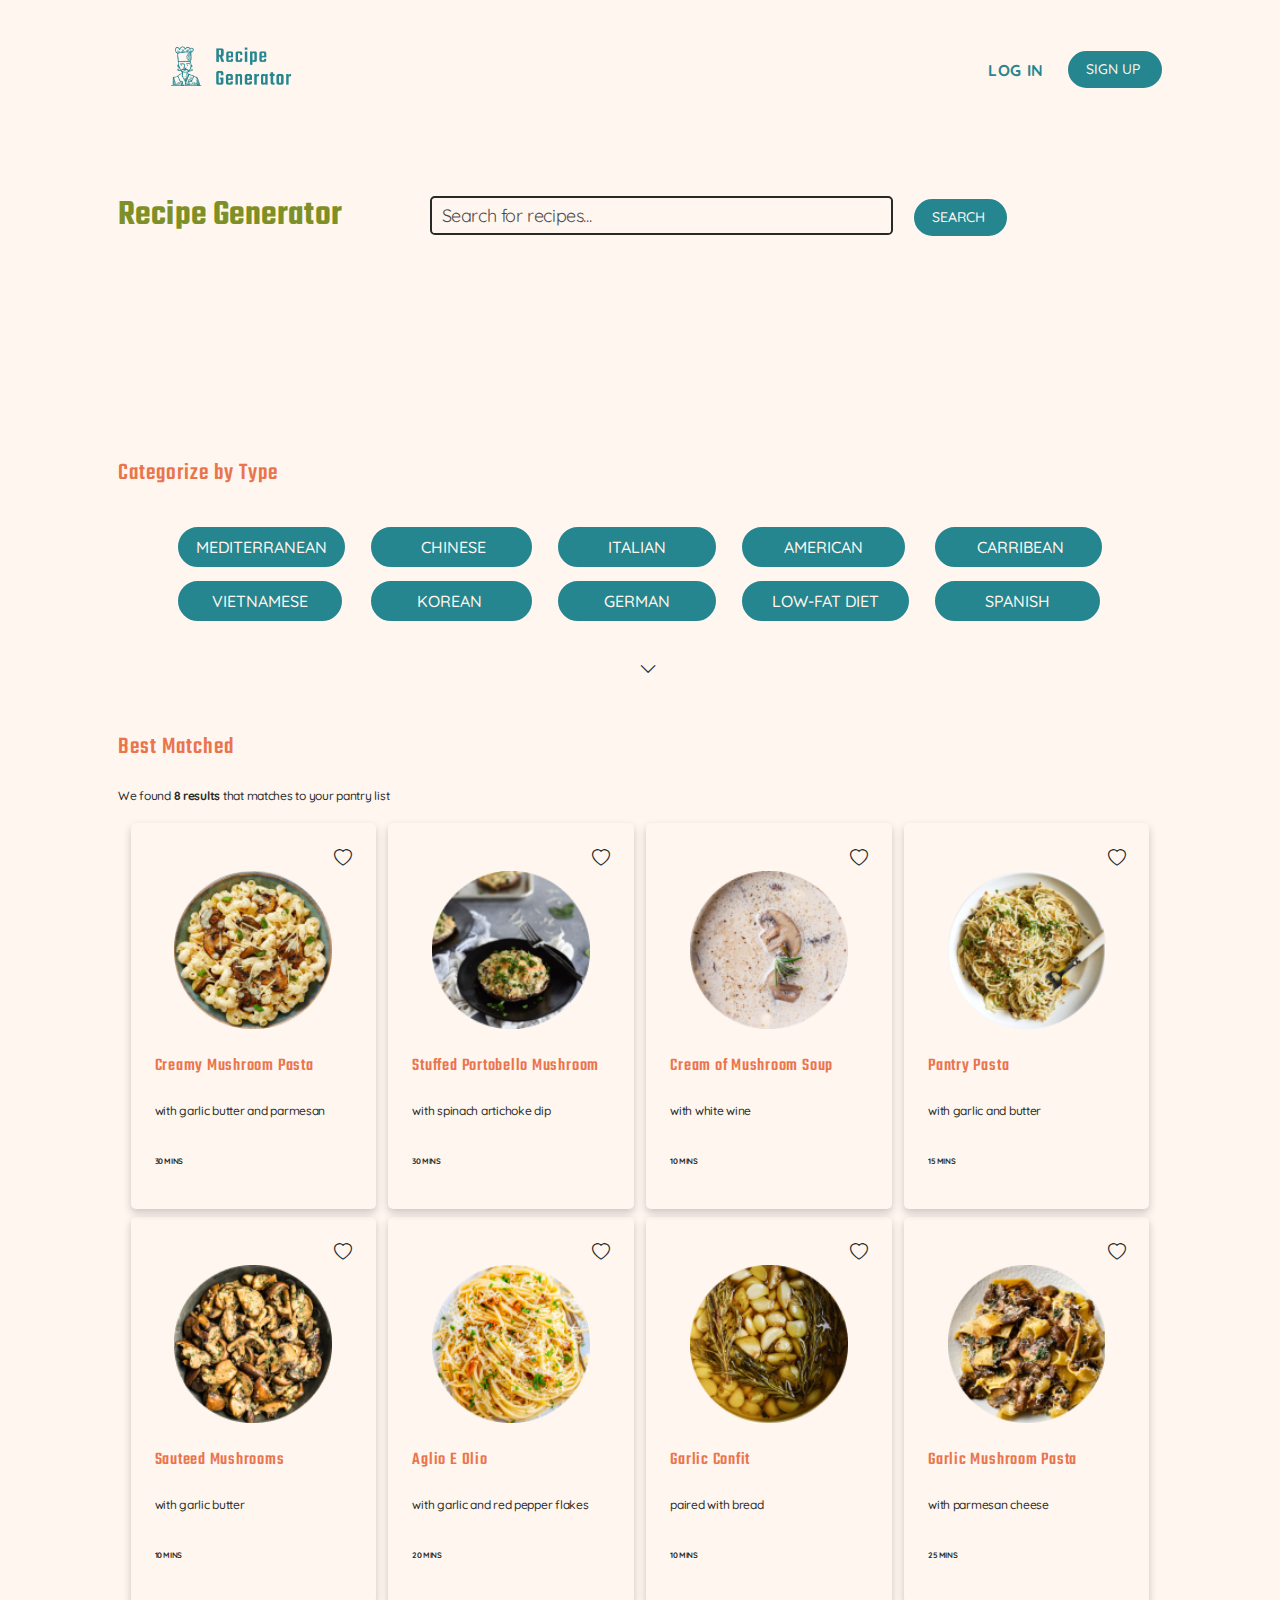
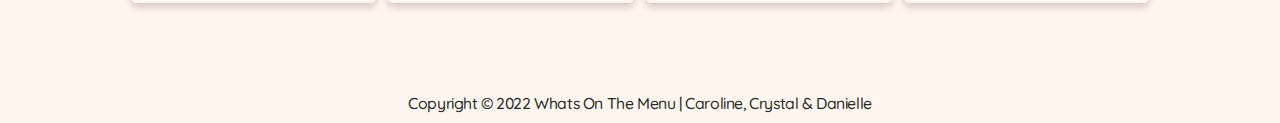
<file: generator.html>
<!DOCTYPE html>
<html lang="en">

<head>
  <meta charset="utf-8" />
  <meta name="viewport" content="width=device-width, initial-scale=1, shrink-to-fit=no" />
  <meta name="description" content="" />
  <meta name="author" content="" />
  <title>Recipe Generator</title>
  <link rel="icon" type="image/x-icon" href="assets/favicon.ico" />
  <!-- Bootstrap icons-->
  <link href="https://cdn.jsdelivr.net/npm/bootstrap-icons@1.5.0/font/bootstrap-icons.css" rel="stylesheet" />

  <link
    href="https://fonts.googleapis.com/css2?family=Quicksand:wght@300;400;500;600;700&family=Teko:wght@300;400;500;600;700&display=swap"
    rel="stylesheet">
  <!-- Core theme CSS (includes Bootstrap)-->
  <link href="css/styles.css" rel="stylesheet" />
  <!-- JQuery -->
  <script src="https://ajax.googleapis.com/ajax/libs/jquery/3.5.1/jquery.min.js"></script>
  <script src="js/scripts.js"></script>

</head>

<body id="page-top">

  <!-- Navigation-->

  <nav class="navbar navbar-expand-lg navbar-light fixed-top shadow-sm" id="mainNav">
    <div class="container px-5">
      <a class="navbar-brand fw-bold" href="index.html"><img src="assets/img/logo.png" style="max-width: 30%"></a>
      <button class="navbar-toggler" type="button" data-bs-toggle="collapse" data-bs-target="#navbarResponsive"
        aria-controls="navbarResponsive" aria-expanded="false" aria-label="Toggle navigation">
        Menu
        <i class="bi-list"></i>
      </button>
      <div class="collapse navbar-collapse" id="navbarResponsive">
        <ul class="navbar-nav ms-auto me-4 my-3 my-lg-0">
          <li class="nav-item"><a class="nav-link me-lg-3" href="#download">LOG IN</a></li>
        </ul>
        <button class="btn btn-primary rounded-pill px-3 mb-2 mb-lg-0" data-bs-toggle="modal"
          data-bs-target="#feedbackModal">
          <span class="d-flex align-items-center">
            <span class="small">SIGN UP&nbsp;</span>
          </span>
        </button>
      </div>
    </div>
  </nav>

  <!-- Mashead header-->

  <header class="masthead">
    <div class="container px-5">
      <div class="d-flex flex-lg-row justify-content-center align-items-center">
        <h2>Recipe Generator</h2>

        <div class="flex-grow-1 offset-sm-1">
          <input class="rounded-3" id="tags" type="text"
          name="search" placeholder="Search for recipes...">
        
          <button id ="add" class="btn btn-primary rounded-pill px-3 mb-2 mb-lg-0 ms-3" data-bs-toggle="modal"
           data-bs-target="#feedbackModal">
            <span class="d-flex align-items-center">
              <span class="small">SEARCH&nbsp;</span>
            </span>
          </button>
        </div>
      </div>
    </div>
  </header>

  <!-- Features section-->
  <section id="features">
    <div class="container px-5">
		
      <h3>Categorize by Type</h3>
     <table class="d-flex justify-content-center">
		 <tr class="row1">
		    <td>
				<div class="d-flex flex-column flex-lg-row align-items-center">
              <button class="btn btn-primary rounded-pill px-3 mb-2 mb-lg-0" data-bs-toggle="modal"
                data-bs-target="#feedbackModal">
                <span class="d-flex align-items-center">
                  <span class="large">MEDITERRANEAN</span>
                  <a href="#!"></a>
            </div>
				  </td>
				<td>
				<div class="d-flex flex-column flex-lg-row align-items-center">
              <button class="btn btn-primary rounded-pill px-3 mb-2 mb-lg-0" data-bs-toggle="modal"
                data-bs-target="#feedbackModal">
                <span class="d-flex align-items-center">
                  <span class="large">&nbsp; &nbsp; &nbsp; &nbsp; CHINESE&nbsp; &nbsp; &nbsp; &nbsp;</span>
                  <a href="#!"></a>
            </div>
				  </td>
					 <td>
				<div class="d-flex flex-column flex-lg-row align-items-center">
              <button class="btn btn-primary rounded-pill px-3 mb-2 mb-lg-0" data-bs-toggle="modal"
                data-bs-target="#feedbackModal">
                <span class="d-flex align-items-center">
                  <span class="large">&nbsp; &nbsp; &nbsp; &nbsp; ITALIAN&nbsp; &nbsp; &nbsp; &nbsp;&nbsp;</span>
                  <a href="#!"></a>
            </div>
				  </td>
					 <td>
				<div class="d-flex flex-column flex-lg-row align-items-center">
              <button class="btn btn-primary rounded-pill px-3 mb-2 mb-lg-0" data-bs-toggle="modal"
                data-bs-target="#feedbackModal">
                <span class="d-flex align-items-center">
                  <span class="large">&nbsp; &nbsp; &nbsp; AMERICAN&nbsp; &nbsp; &nbsp;&nbsp;</span>
                  <a href="#!"></a>
            </div>
				  </td>
          <td>
            <div class="d-flex flex-column flex-lg-row align-items-center">
                  <button class="btn btn-primary rounded-pill px-3 mb-2 mb-lg-0" data-bs-toggle="modal"
                    data-bs-target="#feedbackModal">
                    <span class="d-flex align-items-center">
                      <span class="large">&nbsp; &nbsp; &nbsp; CARRIBEAN &nbsp; &nbsp;&nbsp;</span>
                      <a href="#!"></a>
                </div>
          </td>
			</tr>
			<tr class="row2">
		    <td>
				<div class="d-flex flex-column flex-lg-row align-items-center">
              <button class="btn btn-primary rounded-pill px-3 mb-2 mb-lg-0" data-bs-toggle="modal"
                data-bs-target="#feedbackModal">
                <span class="d-flex align-items-center">
                  <span class="large">&nbsp; &nbsp; VIETNAMESE&nbsp; &nbsp;&nbsp;</span>
                  <a href="#!"></a>
            </div>
			  </td>
				<td>
				<div class="d-flex flex-column flex-lg-row align-items-center">
              <button class="btn btn-primary rounded-pill px-3 mb-2 mb-lg-0" data-bs-toggle="modal"
                data-bs-target="#feedbackModal">
                <span class="d-flex align-items-center">
                  <span class="large">&nbsp; &nbsp; &nbsp; &nbsp;KOREAN&nbsp; &nbsp; &nbsp; &nbsp;&nbsp;</span>
                  <a href="#!"></a>
            </div>
			  </td>
					 <td>
				<div class="d-flex flex-column flex-lg-row align-items-center">
              <button class="btn btn-primary rounded-pill px-3 mb-2 mb-lg-0" data-bs-toggle="modal"
                data-bs-target="#feedbackModal">
                <span class="d-flex align-items-center">
                  <span class="large">&nbsp; &nbsp; &nbsp; &nbsp;GERMAN&nbsp; &nbsp; &nbsp; &nbsp;</span>
                  <a href="#!"></a>
            </div>
				  </td>
					 <td>
				<div class="d-flex flex-column flex-lg-row align-items-center">
              <button class="btn btn-primary rounded-pill px-3 mb-2 mb-lg-0" data-bs-toggle="modal"
                data-bs-target="#feedbackModal">
                <span class="d-flex align-items-center">
                  <span class="large">&nbsp; &nbsp;LOW-FAT DIET&nbsp; &nbsp;</span>
                  <a href="#!"></a>
            </div>
				  </td>
          <td>
            <div class="d-flex flex-column flex-lg-row align-items-center">
                  <button class="btn btn-primary rounded-pill px-3 mb-2 mb-lg-0" data-bs-toggle="modal"
                    data-bs-target="#feedbackModal">
                    <span class="d-flex align-items-center">
                      <span class="large">&nbsp; &nbsp; &nbsp; &nbsp; SPANISH &nbsp; &nbsp; &nbsp; &nbsp;</span>
                      <a href="#!"></a>
                </div>
              </td>
			</tr>	
			<tr class="row3">
		    <td>
				<div class="d-flex flex-column flex-lg-row align-items-center">
              <button class="btn btn-primary rounded-pill px-3 mb-2 mb-lg-0" data-bs-toggle="modal"
                data-bs-target="#feedbackModal">
                <span class="d-flex align-items-center">
                  <span class="large">&nbsp; &nbsp; &nbsp; &nbsp;MEXICAN&nbsp; &nbsp; &nbsp; &nbsp;</span>
                  <a href="#!"></a>
            </div>
				  </td>
				<td>
				<div class="d-flex flex-column flex-lg-row align-items-center">
              <button class="btn btn-primary rounded-pill px-3 mb-2 mb-lg-0" data-bs-toggle="modal"
                data-bs-target="#feedbackModal">
                <span class="d-flex align-items-center">
                  <span class="large">&nbsp; &nbsp; &nbsp; JAPANESE&nbsp; &nbsp; &nbsp;&nbsp;</span>
                  <a href="#!"></a>
            </div>
				  </td>
					 <td>
				<div class="d-flex flex-column flex-lg-row align-items-center">
              <button class="btn btn-primary rounded-pill px-3 mb-2 mb-lg-0" data-bs-toggle="modal"
                data-bs-target="#feedbackModal">
                <span class="d-flex align-items-center">
                  <span class="large">&nbsp; &nbsp; &nbsp; MAIN DISH&nbsp; &nbsp; &nbsp;</span>
                  <a href="#!"></a>
            </div>
				  </td>
					 <td>
				<div class="d-flex flex-column flex-lg-row align-items-center">
              <button class="btn btn-primary rounded-pill px-3 mb-2 mb-lg-0" data-bs-toggle="modal"
                data-bs-target="#feedbackModal">
                <span class="d-flex align-items-center">
                  <span class="large">&nbsp; &nbsp;EASY &amp; SIMPLE&nbsp;&nbsp;</span>
                  <a href="#!"></a>
            </div>
				  </td>
          <td>
            <div class="d-flex flex-column flex-lg-row align-items-center">
                  <button class="btn btn-primary rounded-pill px-3 mb-2 mb-lg-0" data-bs-toggle="modal"
                    data-bs-target="#feedbackModal">
                    <span class="d-flex align-items-center">
                      <span class="large">&nbsp; &nbsp; &nbsp; &nbsp; INDIAN &nbsp; &nbsp; &nbsp; &nbsp; &nbsp;</span>
                      <a href="#!"></a>
                </div>
              </td>
			</tr>
		</table>
    <br>
    <div class="d-flex flex-lg-row justify-content-center">
      <div class="click1 ms-3">
        <i class="bi bi-chevron-down"></i>
      </div>
    </div>
   				  
    </div>

    <br>

    <div class="container px-5">
      <h3>Best Matched</h3>
		  <h5>We found <strong>8 results</strong> that matches to your pantry list</h5>
   
<!-- ROW 1 -->
      <div class="d-flex flex-lg-row justify-content-evenly">
        <div class="card d-flex flex-lg-column justify-content-start col-md-3 mb-2">
          <div class="d-flex justify-content-end">
            <i class="bi bi-heart"></i>
          </div>
          <div class="d-flex justify-content-center">
            <img src="assets/img/recipe-1.png" alt="Avatar" style="width:80%">
          </div>
          <div>
            <h4>Creamy Mushroom Pasta</h4>
            <h5>with garlic butter and parmesan</h5>
          </div>
          <div>
            <h6>30 MINS</h6>
          </div>
        </div>
        <div class="card d-flex flex-lg-column justify-content-start col-md-3 mb-2">
          <div class="d-flex justify-content-end">
            <i class="bi bi-heart"></i>
          </div>
          <div class="d-flex justify-content-center">
            <img src="assets/img/recipe-2.png" alt="Avatar" style="width:80%">
          </div>
          <div>
            <h4>Stuffed Portobello Mushroom</h4>
            <h5>with spinach artichoke dip</h5>
          </div>
          <div>
            <h6>30 MINS</h6>
          </div>
        </div>
        <div class="card d-flex flex-lg-column justify-content-start col-md-3 mb-2">
          <div class="d-flex justify-content-end">
            <i class="bi bi-heart"></i>
          </div>
          <div class="d-flex justify-content-center">
            <img src="assets/img/recipe-3.png" alt="Avatar" style="width:80%">
          </div>
          <div>
            <h4>Cream of Mushroom Soup</h4>
            <h5>with white wine</h5>
          </div>
          <div>
            <h6>10 MINS</h6>
          </div>
        </div>

        <div class="card d-flex flex-lg-column justify-content-start col-md-3 mb-2">
          <div class="d-flex justify-content-end">
            <i class="bi bi-heart"></i>
          </div>
          <div class="d-flex justify-content-center">
            <img src="assets/img/recipe-4.png" alt="Avatar" style="width:80%">
          </div>
          <div>
            <a href="recipe.html">
              <h4>Pantry Pasta</h4>
            </a>
            <h5>with garlic and butter</h5>
          </div>
          <div>
            <h6>15 MINS</h6>
          </div>
        </div>
    </div>
<!-- ROW 2 -->
    <div class="d-flex flex-lg-row justify-content-evenly">
      <div class="card d-flex flex-lg-column justify-content-start col-md-3 mb-2">
        <div class="d-flex justify-content-end">
          <i class="bi bi-heart"></i>
        </div>
        <div class="d-flex justify-content-center">
          <img src="assets/img/recipe-5.png" alt="Avatar" style="width:80%">
        </div>
        <div>
          <h4>Sauteed Mushrooms</h4>
          <h5>with garlic butter</h5>
        </div>
        <div>
          <h6>10 MINS</h6>
        </div>
      </div>


      <div class="card d-flex flex-lg-column justify-content-start col-md-3 mb-2">
        <div class="d-flex justify-content-end">
          <i class="bi bi-heart"></i>
        </div>
        <div class="d-flex justify-content-center">
          <img src="assets/img/recipe-6.png" alt="Avatar" style="width:80%">
        </div>
        <div>
          <h4>Aglio E Olio</h4>
          <h5>with garlic and red pepper flakes</h5>
        </div>
        <div>
          <h6>20 MINS</h6>
        </div>
      </div>
      <div class="card d-flex flex-lg-column justify-content-start col-md-3 mb-2">
        <div class="d-flex justify-content-end">
          <i class="bi bi-heart"></i>
        </div>
        <div class="d-flex justify-content-center">
          <img src="assets/img/recipe-7.png" alt="Avatar" style="width:80%">
        </div>
        <div>
          <h4>Garlic Confit</h4>
          <h5>paired with bread</h5>
        </div>
        <div>
          <h6>10 MINS</h6>
        </div>
      </div>
      <div class="card d-flex flex-lg-column justify-content-start col-md-3 mb-2">
        <div class="d-flex justify-content-end">
          <i class="bi bi-heart"></i>
        </div>
        <div class="d-flex justify-content-center">
          <img src="assets/img/recipe-8.png" alt="Avatar" style="width:80%">
        </div>
        <div>
          <h4>Garlic Mushroom Pasta</h4>
          <h5>with parmesan cheese</h5>
        </div>
        <div>
          <h6>25 MINS</h6>
        </div>
      </div>
      
    </div>

      
    
      
    
    <script src="https://cdn.startbootstrap.com/sb-forms-latest.js"></script>
  </section>

  <footer>
    <div class="container text-center">
      <small>Copyright &copy; 2022 Whats On The Menu | Caroline, Crystal & Danielle </small>
    </div>
  </footer>


</body>

</html>
</file>
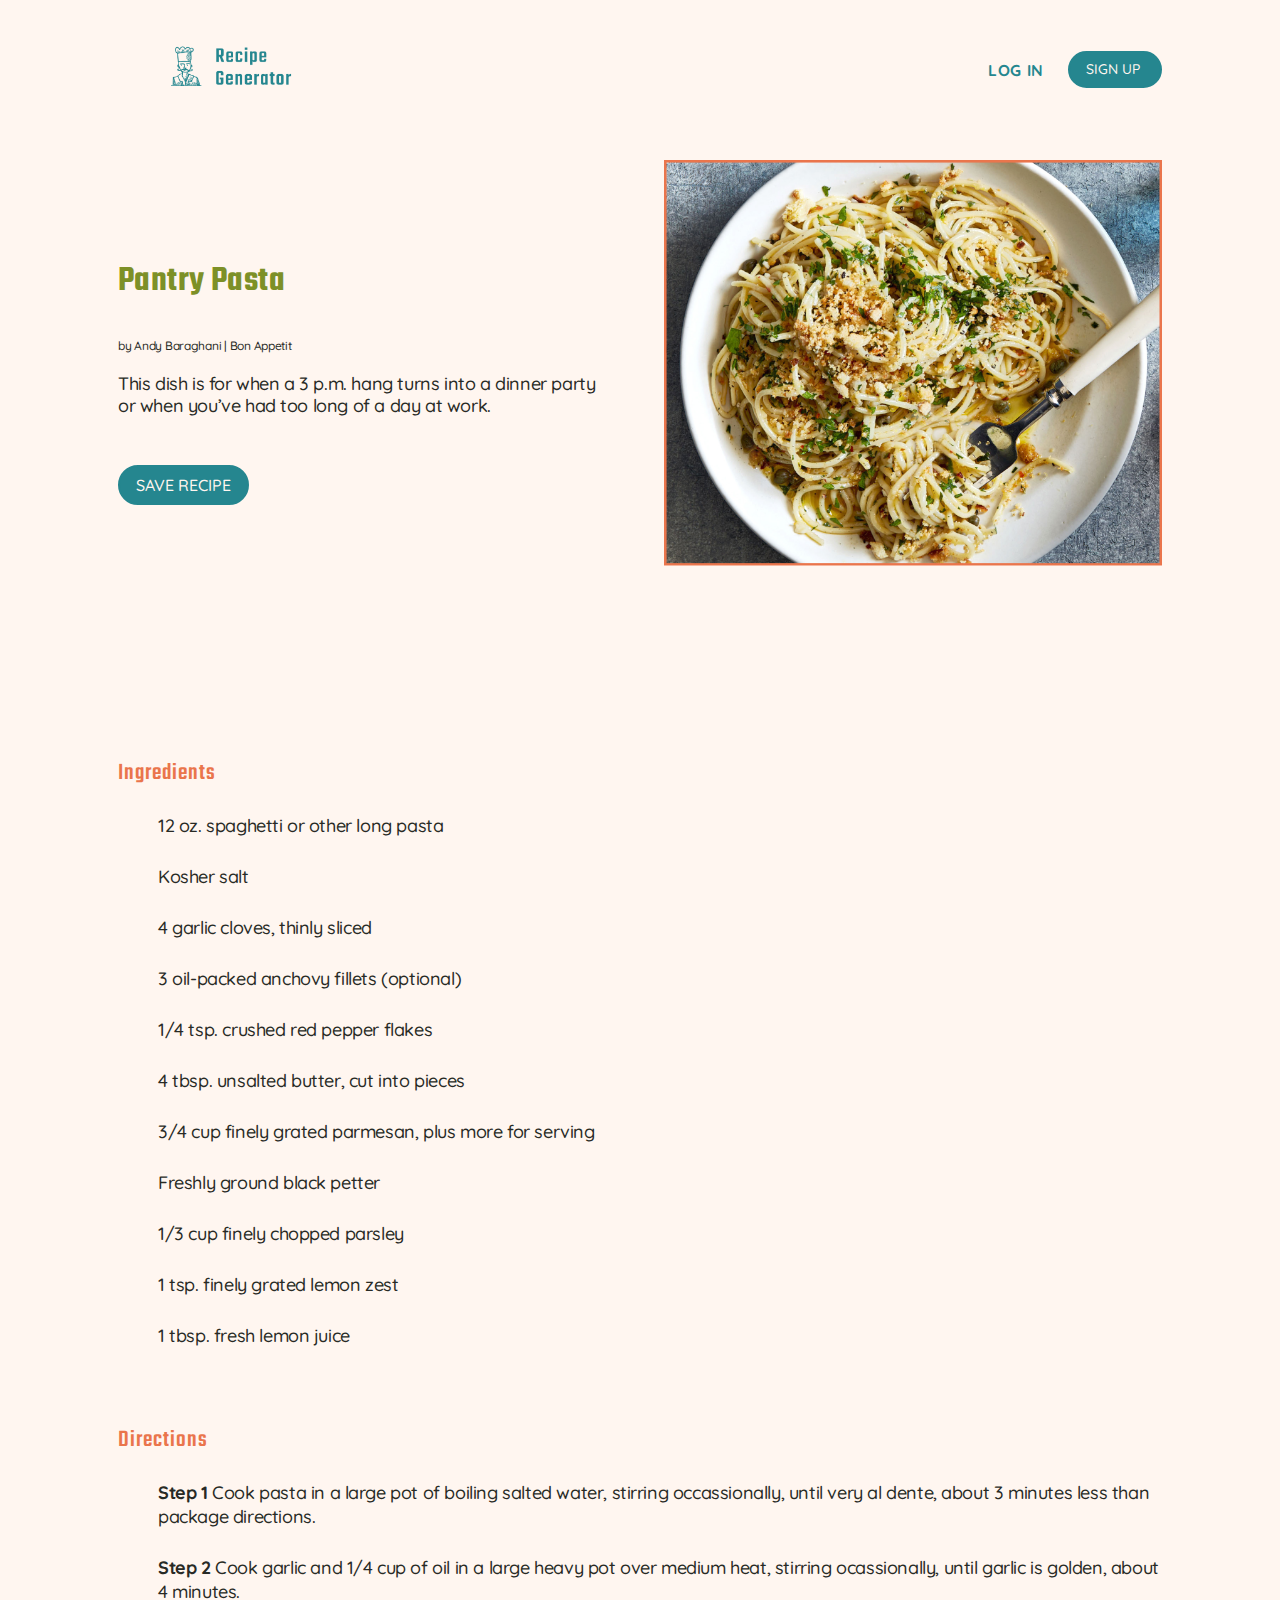
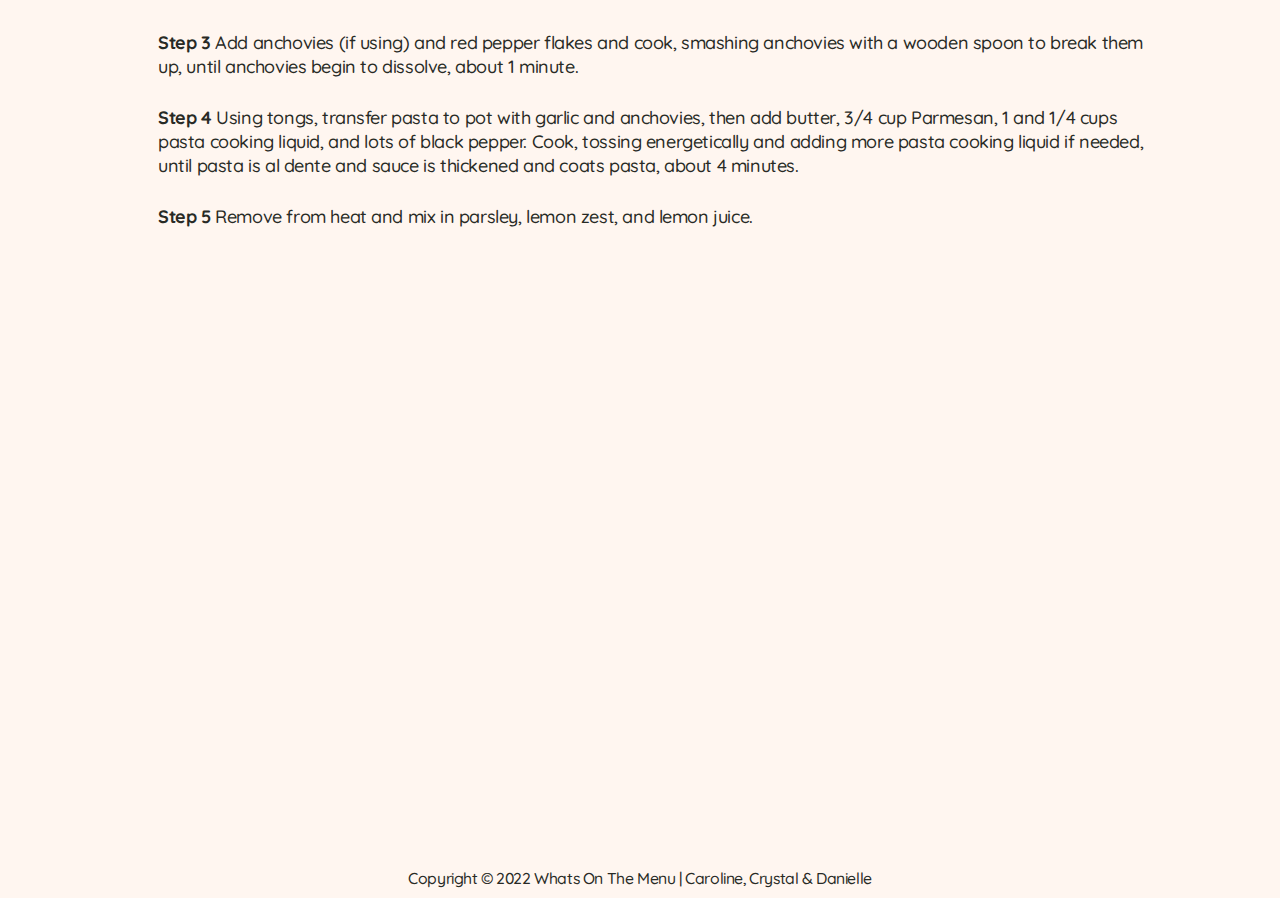
<file: recipe.html>
<!DOCTYPE html>
<html lang="en">

<head>
  <meta charset="utf-8" />
  <meta name="viewport" content="width=device-width, initial-scale=1, shrink-to-fit=no" />
  <meta name="description" content="" />
  <meta name="author" content="" />
  <title>Recipe Generator</title>
  <link rel="icon" type="image/x-icon" href="assets/favicon.ico" />
  <!-- Bootstrap icons-->
  <link href="https://cdn.jsdelivr.net/npm/bootstrap-icons@1.5.0/font/bootstrap-icons.css" rel="stylesheet" />

  <link
    href="https://fonts.googleapis.com/css2?family=Quicksand:wght@300;400;500;600;700&family=Teko:wght@300;400;500;600;700&display=swap"
    rel="stylesheet">
  <!-- Core theme CSS (includes Bootstrap)-->
  <link href="css/styles.css" rel="stylesheet" />
  <!-- JQuery -->
  <script src="https://ajax.googleapis.com/ajax/libs/jquery/3.5.1/jquery.min.js"></script>
  <script src="js/scripts.js"></script>
</head>

<body id="page-top">

  <!-- Navigation-->

  <nav class="navbar navbar-expand-lg navbar-light fixed-top shadow-sm" id="mainNav">
    <div class="container px-5">
      <a class="navbar-brand fw-bold" href="index.html"><img src="assets/img/logo.png" style="max-width: 30%"></a>
      <button class="navbar-toggler" type="button" data-bs-toggle="collapse" data-bs-target="#navbarResponsive"
        aria-controls="navbarResponsive" aria-expanded="false" aria-label="Toggle navigation">
        Menu
        <i class="bi-list"></i>
      </button>
      <div class="collapse navbar-collapse" id="navbarResponsive">
        <ul class="navbar-nav ms-auto me-4 my-3 my-lg-0">
          <li class="nav-item"><a class="nav-link me-lg-3" href="#download">LOG IN</a></li>
        </ul>
        <button class="btn btn-primary rounded-pill px-3 mb-2 mb-lg-0" data-bs-toggle="modal"
          data-bs-target="#feedbackModal">
          <span class="d-flex align-items-center">
            <span class="small">SIGN UP&nbsp;</span>
          </span>
        </button>
      </div>
    </div>
  </nav>

  <!-- Mashead header-->

  <header class="masthead">
    <div class="container px-5">
      <div class="row gx-5 align-items-center">
        <div class="col-lg-6">
          <!-- Mashead text and app badges-->
          <div class="mb-5 mb-lg-0 text-center text-lg-start">
            <h2>Pantry Pasta</h2>
            <h5>by Andy Baraghani | Bon Appetit</h5>
            <p class="lead fw-normal mb-5">This dish is for when a 3 p.m. hang turns into a dinner party or when you’ve had too long of a day at work.&nbsp;</p>
            <div class="d-flex flex-column flex-lg-row align-items-center">
              <button class="btn-error btn btn-primary rounded-pill px-3 mb-2 mb-lg-0" data-bs-toggle="modal"
                data-bs-target="#feedbackModal">
                <span class="d-flex align-items-center">
                  <span class="large">SAVE RECIPE</span>
                  <a href="#!"></a>
            </div>
          </div>
        </div>
        <div class="col-lg-6">
          <img style="max-width: 100%" src="assets/img/recipe-4-fs.png">
        </div>
      </div>
    </div>
  </header>

  <!-- Features section-->
  <section id="features">
    <div class="container px-5">
      <h3>Ingredients&nbsp;</h3>
     
      <ul>
        <li class="list-group">12 oz. spaghetti or other long pasta</li>
        <li class="list-group">Kosher salt</li>
        <li class="list-group">4 garlic cloves, thinly sliced</li>
        <li class="list-group">3 oil-packed anchovy fillets (optional)</li>
        <li class="list-group">1/4 tsp. crushed red pepper flakes</li>
        <li class="list-group">4 tbsp. unsalted butter, cut into pieces</li>
        <li class="list-group">3/4 cup finely grated parmesan, plus more for serving</li>
        <li class="list-group">Freshly ground black petter</li>
        <li class="list-group">1/3 cup finely chopped parsley</li>
        <li class="list-group">1 tsp. finely grated lemon zest</li>
        <li class="list-group">1 tbsp. fresh lemon juice</li>
      </ul>
    </div>
    <br>
    <div class="container px-5">
      <h3>Directions&nbsp;</h3>

      <ul>
        <li class="list-group"><strong>Step 1</strong> Cook pasta in a large pot of boiling salted water, stirring occassionally, until very al dente, about 3 minutes less than 
          package directions.</li>
        <li class="list-group"><strong>Step 2</strong> Cook garlic and 1/4 cup of oil in a large heavy pot over medium heat, stirring ocassionally, until garlic is golden, about 4 minutes.</li>
        <li class="list-group"><strong>Step 3</strong> Add anchovies (if using) and red pepper flakes and cook, smashing anchovies with a wooden spoon to break them up, until anchovies begin to dissolve, about 1 minute.</li>
        <li class="list-group"><strong>Step 4</strong> Using tongs, transfer pasta to pot with garlic and anchovies, then add butter, 3/4 cup Parmesan, 1 and 1/4 cups pasta cooking liquid, and lots of black pepper. Cook, tossing energetically and adding more pasta cooking liquid if needed, until pasta is al dente and sauce is thickened and coats pasta, about 4 minutes. </li>
        <li class="list-group"><strong>Step 5</strong> Remove from heat and mix in parsley, lemon zest, and lemon juice.</li>
      </ul>
    </div>
    <br>
    <br>
    <div class="video-wrapper container px-5">
      <iframe width="320" height="315" src="https://www.youtube.com/embed/XNn3LLvZkrU" title="YouTube video player" frameborder="0" allow="accelerometer; autoplay; clipboard-write; encrypted-media; gyroscope; picture-in-picture" allowfullscreen>
      </iframe>
    </div>
    <script src="https://cdn.startbootstrap.com/sb-forms-latest.js"></script>
  </section>

  <footer>
    <div class="container text-center">
      <small>Copyright &copy; 2022 Whats On The Menu | Caroline, Crystal & Danielle </small>
    </div>
  </footer>


</body>

</html>
</file>
<file: css/styles.css>
@charset "UTF-8";
*,
*::before,
*::after {
  box-sizing: border-box;
}

@media (prefers-reduced-motion: no-preference) {
  :root {
    scroll-behavior: smooth;
  }
}
/* TYPOGRAPHY AND COLORS */
body {
  font-family: 'Quicksand', sans-serif;
  font-style: normal;
  font-weight: 500;
  font-size: 18px;
  line-height: 24px;
  letter-spacing: -0.0225em;
  color: #282A25;
  background-color: #FFF6F0;
}

hr {
  margin: 1rem 0;
  color: inherit;
  background-color: currentColor;
  border: 0;
  opacity: 0.25;
}

hr:not([size]) {
  height: 1px;
}

h1, .h1 {
  font-family: 'Teko', sans-serif;
  font-weight: 600;
  font-size: 80px;
  line-height:115px;
  letter-spacing: 0.0115em;
	color: #7D9027;
}

h2, .h2 {
  font-family: 'Teko', sans-serif;
  font-style: normal;
  font-weight: 600;
  font-size: 36px;
  line-height: 52px;
  letter-spacing: 0.0115em;
  color: #7D9027;
}

h3, .h3 {
  font-family: 'Teko', sans-serif;
  font-style: normal;
  font-weight: 500;
  font-size: 24px;
  line-height: 34px;
  letter-spacing: 0.0425em;
  color: #EA754C;
}

h4, .h4 {
  font-family: 'Teko', sans-serif;
  font-style: normal;
  font-weight: 500;
  font-size: 18px;
  line-height: 26px;
  letter-spacing: 0.0425em;
  color: #EA754C;
}

h5, .h5 {
  font-family: 'Quicksand', sans-serif;
  font-style: normal;
  font-weight: 500;
  font-size: 12px;
  line-height: 15px;
  letter-spacing: -0.0225em;
  color: #282A25;
}

h6, .h6 {
  font-family: Quicksand;
  font-style: normal;
  font-weight: bold;
  font-size: 8px;
  line-height: 10px;
  color: #282A25;
}

p {
  font-family: 'Quicksand', sans-serif;
  font-style: normal;
  font-weight: 500;
  font-size: 18px;
  line-height: 22px;
  letter-spacing: -0.0225em;
  color: #282A25;
}

a {
  text-decoration: none;
}

/* SEARCH BOX */

input {
  all: unset;
  font: 16px system-ui;
  /* color: #000; */
  border: 2px solid #282A25;
  /* border-radius: 25px; */
  height: 15%;
  width: 60%;
  padding: 6px 10px;
  margin-bottom: 12px;
}

::placeholder {
  color: #000;
  opacity: 0.7; 
}

/* INGREDIENTS LIST */

.ingredients {
  border: 4px solid #282A25;
  width: 60%;
}

.ingredients-list {
  border-bottom: 2px solid #282A25;
  width: 100%;
}

/* LISTS */

li {
  list-style-type: none;
}

.list-group {
  list-style-type: none;
  margin-bottom: 	1.5000em;
}

/* FILTER */

table {
  border-spacing: 24px 12px;
}

.row3 {
  display: none;
}

/* RECIPES */

.card {
  box-shadow: 0 4px 8px 0 rgba(0,0,0,0.2);
  transition: 0.3s;
  border-radius: 5px; /* 5px rounded corners */
  padding: 24px;
  width: 100%;
}

.card-hide {
  display: none;
}

/* VIDEO */
.video-wrapper {
  position: relative;
  padding-bottom: 36.25%;
  padding-top: 24px;
  height: 0;
}

.video-wrapper iframe {
  position: absolute;
  top: 0;
  left: 0;
  width: 100%;
  height: 100%;
}

/* NAV BUTTON */
small, .small {
  font-size: 0.875em;
}

button {
  border-radius: 0;
}

button:focus:not(:focus-visible) {
  outline: 0;
}

input,
button,
select,
optgroup,
textarea {
  margin: 0;
  font-family: inherit;
  font-size: inherit;
  line-height: inherit;
}

button,
select {
  text-transform: none;
}

[role=button] {
  cursor: pointer;
}

select {
  word-wrap: normal;
}
select:disabled {
  opacity: 1;
}

button,
[type=button],
[type=reset],
[type=submit] {
  -webkit-appearance: button;
}
button:not(:disabled),
[type=button]:not(:disabled),
[type=reset]:not(:disabled),
[type=submit]:not(:disabled) {
  cursor: pointer;
}

::-moz-focus-inner {
  padding: 0;
  border-style: none;
}


/* MASTHEAD TAGLINE */
.display-1 {
  font-size: 80px;
  font-weight: 600;
  line-height: 1.2;
  color: #7D9027;
}
@media (min-width: 1200px) {
  .display-1 {
    font-size: 5rem;
  }
}

/* SECTION CONTAINERS */
.container,
.container-fluid,
.container-xxl,
.container-xl,
.container-lg,
.container-md,
.container-sm {
  width: 100%;
  padding-right: var(--bs-gutter-x, 0.75rem);
  padding-left: var(--bs-gutter-x, 0.75rem);
  margin-right: auto;
  margin-left: auto;
}

@media (min-width: 576px) {
  .container-sm, .container {
    max-width: 540px;
  }
}
@media (min-width: 768px) {
  .container-md, .container-sm, .container {
    max-width: 720px;
  }
}
@media (min-width: 992px) {
  .container-lg, .container-md, .container-sm, .container {
    max-width: 960px;
  }
}
@media (min-width: 1200px) {
  .container-xl, .container-lg, .container-md, .container-sm, .container {
    max-width: 1140px;
  }
}
@media (min-width: 1400px) {
  .container-xxl, .container-xl, .container-lg, .container-md, .container-sm, .container {
    max-width: 1320px;
  }
}

.row {
  --bs-gutter-x: 1.5rem;
  --bs-gutter-y: 0;
  display: flex;
  flex-direction: wrap;
  margin-top: calc(-1 * var(--bs-gutter-y));
  margin-right: calc(-0.5 * var(--bs-gutter-x));
  margin-left: calc(-0.5 * var(--bs-gutter-x));
}
.row > * {
  flex-shrink: 0;
  width: 100%;
  max-width: 100%;
  padding-right: calc(var(--bs-gutter-x) * 0.5);
  padding-left: calc(var(--bs-gutter-x) * 0.5);
  margin-top: var(--bs-gutter-y);
}


/* GUTTER */
.g-5,
.gx-5 {
  --bs-gutter-x: 3rem;
}


/* CONTAINER MEDIA QUERIES  */
@media (min-width: 576px) {
  .col-sm {
    flex: 1 0 0%;
  }

  .row-cols-sm-auto > * {
    flex: 0 0 auto;
    width: auto;
  }

  .row-cols-sm-1 > * {
    flex: 0 0 auto;
    width: 100%;
  }

  .row-cols-sm-2 > * {
    flex: 0 0 auto;
    width: 50%;
  }

  .row-cols-sm-3 > * {
    flex: 0 0 auto;
    width: 33.3333333333%;
  }

  .row-cols-sm-4 > * {
    flex: 0 0 auto;
    width: 25%;
  }

  .row-cols-sm-5 > * {
    flex: 0 0 auto;
    width: 20%;
  }

  .row-cols-sm-6 > * {
    flex: 0 0 auto;
    width: 16.6666666667%;
  }

  .col-sm-auto {
    flex: 0 0 auto;
    width: auto;
  }

  .col-sm-1 {
    flex: 0 0 auto;
    width: 8.33333333%;
  }

  .col-sm-2 {
    flex: 0 0 auto;
    width: 16.66666667%;
  }

  .col-sm-3 {
    flex: 0 0 auto;
    width: 25%;
  }

  .col-sm-4 {
    flex: 0 0 auto;
    width: 33.33333333%;
  }

  .col-sm-5 {
    flex: 0 0 auto;
    width: 41.66666667%;
  }

  .col-sm-6 {
    flex: 0 0 auto;
    width: 50%;
  }

  .col-sm-7 {
    flex: 0 0 auto;
    width: 58.33333333%;
  }

  .col-sm-8 {
    flex: 0 0 auto;
    width: 66.66666667%;
  }

  .col-sm-9 {
    flex: 0 0 auto;
    width: 75%;
  }

  .col-sm-10 {
    flex: 0 0 auto;
    width: 83.33333333%;
  }

  .col-sm-11 {
    flex: 0 0 auto;
    width: 91.66666667%;
  }

  .col-sm-12 {
    flex: 0 0 auto;
    width: 100%;
  }

  .offset-sm-0 {
    margin-left: 0;
  }

  .offset-sm-1 {
    margin-left: 8.33333333%;
  }

  .offset-sm-2 {
    margin-left: 16.66666667%;
  }

  .offset-sm-3 {
    margin-left: 25%;
  }

  .offset-sm-4 {
    margin-left: 33.33333333%;
  }

  .offset-sm-5 {
    margin-left: 41.66666667%;
  }

  .offset-sm-6 {
    margin-left: 50%;
  }

  .offset-sm-7 {
    margin-left: 58.33333333%;
  }

  .offset-sm-8 {
    margin-left: 66.66666667%;
  }

  .offset-sm-9 {
    margin-left: 75%;
  }

  .offset-sm-10 {
    margin-left: 83.33333333%;
  }

  .offset-sm-11 {
    margin-left: 91.66666667%;
  }

  .g-sm-0,
.gx-sm-0 {
    --bs-gutter-x: 0;
  }

  .g-sm-0,
.gy-sm-0 {
    --bs-gutter-y: 0;
  }

  .g-sm-1,
.gx-sm-1 {
    --bs-gutter-x: 0.25rem;
  }

  .g-sm-1,
.gy-sm-1 {
    --bs-gutter-y: 0.25rem;
  }

  .g-sm-2,
.gx-sm-2 {
    --bs-gutter-x: 0.5rem;
  }

  .g-sm-2,
.gy-sm-2 {
    --bs-gutter-y: 0.5rem;
  }

  .g-sm-3,
.gx-sm-3 {
    --bs-gutter-x: 1rem;
  }

  .g-sm-3,
.gy-sm-3 {
    --bs-gutter-y: 1rem;
  }

  .g-sm-4,
.gx-sm-4 {
    --bs-gutter-x: 1.5rem;
  }

  .g-sm-4,
.gy-sm-4 {
    --bs-gutter-y: 1.5rem;
  }

  .g-sm-5,
.gx-sm-5 {
    --bs-gutter-x: 3rem;
  }

  .g-sm-5,
.gy-sm-5 {
    --bs-gutter-y: 3rem;
  }
}
@media (min-width: 768px) {
  .col-md {
    flex: 1 0 0%;
  }

  .row-cols-md-auto > * {
    flex: 0 0 auto;
    width: auto;
  }

  .row-cols-md-1 > * {
    flex: 0 0 auto;
    width: 100%;
  }

  .row-cols-md-2 > * {
    flex: 0 0 auto;
    width: 50%;
  }

  .row-cols-md-3 > * {
    flex: 0 0 auto;
    width: 33.3333333333%;
  }

  .row-cols-md-4 > * {
    flex: 0 0 auto;
    width: 25%;
  }

  .row-cols-md-5 > * {
    flex: 0 0 auto;
    width: 20%;
  }

  .row-cols-md-6 > * {
    flex: 0 0 auto;
    width: 16.6666666667%;
  }

  .col-md-auto {
    flex: 0 0 auto;
    width: auto;
  }

  .col-md-1 {
    flex: 0 0 auto;
    width: 8.33333333%;
  }

  .col-md-2 {
    flex: 0 0 auto;
    width: 16.66666667%;
  }
  /* RECIPE BLOCKS */
  .col-md-3 {
    flex: 0 0 auto;
    width: 23.5%;
  }

  /* FEATURES BLOCKS */
  .col-md-4 {
    flex: 0 0 auto;
    width: 33.33333333%;
  }

  .col-md-5 {
    flex: 0 0 auto;
    width: 41.66666667%;
  }

  .col-md-6 {
    flex: 0 0 auto;
    width: 50%;
  }

  .icon {
    align-items: center;
    padding: 24px;
  }

  .col-md-7 {
    flex: 0 0 auto;
    width: 58.33333333%;
  }

  .col-md-8 {
    flex: 0 0 auto;
    width: 66.66666667%;
  }

  .col-md-9 {
    flex: 0 0 auto;
    width: 75%;
  }

  .col-md-10 {
    flex: 0 0 auto;
    width: 83.33333333%;
  }

  .col-md-11 {
    flex: 0 0 auto;
    width: 91.66666667%;
  }

  .col-md-12 {
    flex: 0 0 auto;
    width: 100%;
  }

  .offset-md-0 {
    margin-left: 0;
  }

  .offset-md-1 {
    margin-left: 8.33333333%;
  }

  .offset-md-2 {
    margin-left: 16.66666667%;
  }

  .offset-md-3 {
    margin-left: 25%;
  }

  .offset-md-4 {
    margin-left: 33.33333333%;
  }

  .offset-md-5 {
    margin-left: 41.66666667%;
  }

  .offset-md-6 {
    margin-left: 50%;
  }

  .offset-md-7 {
    margin-left: 58.33333333%;
  }

  .offset-md-8 {
    margin-left: 66.66666667%;
  }

  .offset-md-9 {
    margin-left: 75%;
  }

  .offset-md-10 {
    margin-left: 83.33333333%;
  }

  .offset-md-11 {
    margin-left: 91.66666667%;
  }

  .g-md-0,
.gx-md-0 {
    --bs-gutter-x: 0;
  }

  .g-md-0,
.gy-md-0 {
    --bs-gutter-y: 0;
  }

  .g-md-1,
.gx-md-1 {
    --bs-gutter-x: 0.25rem;
  }

  .g-md-1,
.gy-md-1 {
    --bs-gutter-y: 0.25rem;
  }

  .g-md-2,
.gx-md-2 {
    --bs-gutter-x: 0.5rem;
  }

  .g-md-2,
.gy-md-2 {
    --bs-gutter-y: 0.5rem;
  }

  .g-md-3,
.gx-md-3 {
    --bs-gutter-x: 1rem;
  }

  .g-md-3,
.gy-md-3 {
    --bs-gutter-y: 1rem;
  }

  .g-md-4,
.gx-md-4 {
    --bs-gutter-x: 1.5rem;
  }

  .g-md-4,
.gy-md-4 {
    --bs-gutter-y: 1.5rem;
  }

  .g-md-5,
.gx-md-5 {
    --bs-gutter-x: 3rem;
  }

  .g-md-5,
.gy-md-5 {
    --bs-gutter-y: 3rem;
  }
}
@media (min-width: 992px) {
  .col-lg {
    flex: 1 0 0%;
  }

  .row-cols-lg-auto > * {
    flex: 0 0 auto;
    width: auto;
  }

  .row-cols-lg-1 > * {
    flex: 0 0 auto;
    width: 100%;
  }

  .row-cols-lg-2 > * {
    flex: 0 0 auto;
    width: 50%;
  }

  .row-cols-lg-3 > * {
    flex: 0 0 auto;
    width: 33.3333333333%;
  }

  .row-cols-lg-4 > * {
    flex: 0 0 auto;
    width: 25%;
  }

  .row-cols-lg-5 > * {
    flex: 0 0 auto;
    width: 20%;
  }

  .row-cols-lg-6 > * {
    flex: 0 0 auto;
    width: 16.6666666667%;
  }

  .col-lg-auto {
    flex: 0 0 auto;
    width: auto;
  }

  .col-lg-1 {
    flex: 0 0 auto;
    width: 8.33333333%;
  }

  .col-lg-2 {
    flex: 0 0 auto;
    width: 16.66666667%;
  }

  .col-lg-3 {
    flex: 0 0 auto;
    width: 25%;
  }

  .col-lg-4 {
    flex: 0 0 auto;
    width: 33.33333333%;
  }

  .col-lg-5 {
    flex: 0 0 auto;
    width: 41.66666667%;
  }

  .col-lg-6 {
    flex: 0 0 auto;
    width: 50%;
  }

  .col-lg-7 {
    flex: 0 0 auto;
    width: 58.33333333%;
  }

  .col-lg-8 {
    flex: 0 0 auto;
    width: 66.66666667%;
  }

  .col-lg-9 {
    flex: 0 0 auto;
    width: 75%;
  }

  .col-lg-10 {
    flex: 0 0 auto;
    width: 83.33333333%;
  }

  .col-lg-11 {
    flex: 0 0 auto;
    width: 91.66666667%;
  }

  .col-lg-12 {
    flex: 0 0 auto;
    width: 100%;
  }

  .offset-lg-0 {
    margin-left: 0;
  }

  .offset-lg-1 {
    margin-left: 8.33333333%;
  }

  .offset-lg-2 {
    margin-left: 16.66666667%;
  }

  .offset-lg-3 {
    margin-left: 25%;
  }

  .offset-lg-4 {
    margin-left: 33.33333333%;
  }

  .offset-lg-5 {
    margin-left: 41.66666667%;
  }

  .offset-lg-6 {
    margin-left: 50%;
  }

  .offset-lg-7 {
    margin-left: 58.33333333%;
  }

  .offset-lg-8 {
    margin-left: 66.66666667%;
  }

  .offset-lg-9 {
    margin-left: 75%;
  }

  .offset-lg-10 {
    margin-left: 83.33333333%;
  }

  .offset-lg-11 {
    margin-left: 91.66666667%;
  }

  .g-lg-0,
.gx-lg-0 {
    --bs-gutter-x: 0;
  }

  .g-lg-0,
.gy-lg-0 {
    --bs-gutter-y: 0;
  }

  .g-lg-1,
.gx-lg-1 {
    --bs-gutter-x: 0.25rem;
  }

  .g-lg-1,
.gy-lg-1 {
    --bs-gutter-y: 0.25rem;
  }

  .g-lg-2,
.gx-lg-2 {
    --bs-gutter-x: 0.5rem;
  }

  .g-lg-2,
.gy-lg-2 {
    --bs-gutter-y: 0.5rem;
  }

  .g-lg-3,
.gx-lg-3 {
    --bs-gutter-x: 1rem;
  }

  .g-lg-3,
.gy-lg-3 {
    --bs-gutter-y: 1rem;
  }

  .g-lg-4,
.gx-lg-4 {
    --bs-gutter-x: 1.5rem;
  }

  .g-lg-4,
.gy-lg-4 {
    --bs-gutter-y: 1.5rem;
  }

  .g-lg-5,
.gx-lg-5 {
    --bs-gutter-x: 3rem;
  }

  .g-lg-5,
.gy-lg-5 {
    --bs-gutter-y: 3rem;
  }
}
@media (min-width: 1200px) {
  .col-xl {
    flex: 1 0 0%;
  }

  .row-cols-xl-auto > * {
    flex: 0 0 auto;
    width: auto;
  }

  .row-cols-xl-1 > * {
    flex: 0 0 auto;
    width: 100%;
  }

  .row-cols-xl-2 > * {
    flex: 0 0 auto;
    width: 50%;
  }

  .row-cols-xl-3 > * {
    flex: 0 0 auto;
    width: 33.3333333333%;
  }

  .row-cols-xl-4 > * {
    flex: 0 0 auto;
    width: 25%;
  }

  .row-cols-xl-5 > * {
    flex: 0 0 auto;
    width: 20%;
  }

  .row-cols-xl-6 > * {
    flex: 0 0 auto;
    width: 16.6666666667%;
  }

  .col-xl-auto {
    flex: 0 0 auto;
    width: auto;
  }

  .col-xl-1 {
    flex: 0 0 auto;
    width: 8.33333333%;
  }

  .col-xl-2 {
    flex: 0 0 auto;
    width: 16.66666667%;
  }

  .col-xl-3 {
    flex: 0 0 auto;
    width: 25%;
  }

  .col-xl-4 {
    flex: 0 0 auto;
    width: 33.33333333%;
  }

  .col-xl-5 {
    flex: 0 0 auto;
    width: 41.66666667%;
  }

  .col-xl-6 {
    flex: 0 0 auto;
    width: 50%;
  }

  .col-xl-7 {
    flex: 0 0 auto;
    width: 58.33333333%;
  }

  .col-xl-8 {
    flex: 0 0 auto;
    width: 66.66666667%;
  }

  .col-xl-9 {
    flex: 0 0 auto;
    width: 75%;
  }

  .col-xl-10 {
    flex: 0 0 auto;
    width: 83.33333333%;
  }

  .col-xl-11 {
    flex: 0 0 auto;
    width: 91.66666667%;
  }

  .col-xl-12 {
    flex: 0 0 auto;
    width: 100%;
  }

  .offset-xl-0 {
    margin-left: 0;
  }

  .offset-xl-1 {
    margin-left: 8.33333333%;
  }

  .offset-xl-2 {
    margin-left: 16.66666667%;
  }

  .offset-xl-3 {
    margin-left: 25%;
  }

  .offset-xl-4 {
    margin-left: 33.33333333%;
  }

  .offset-xl-5 {
    margin-left: 41.66666667%;
  }

  .offset-xl-6 {
    margin-left: 50%;
  }

  .offset-xl-7 {
    margin-left: 58.33333333%;
  }

  .offset-xl-8 {
    margin-left: 66.66666667%;
  }

  .offset-xl-9 {
    margin-left: 75%;
  }

  .offset-xl-10 {
    margin-left: 83.33333333%;
  }

  .offset-xl-11 {
    margin-left: 91.66666667%;
  }

  .g-xl-0,
.gx-xl-0 {
    --bs-gutter-x: 0;
  }

  .g-xl-0,
.gy-xl-0 {
    --bs-gutter-y: 0;
  }

  .g-xl-1,
.gx-xl-1 {
    --bs-gutter-x: 0.25rem;
  }

  .g-xl-1,
.gy-xl-1 {
    --bs-gutter-y: 0.25rem;
  }

  .g-xl-2,
.gx-xl-2 {
    --bs-gutter-x: 0.5rem;
  }

  .g-xl-2,
.gy-xl-2 {
    --bs-gutter-y: 0.5rem;
  }

  .g-xl-3,
.gx-xl-3 {
    --bs-gutter-x: 1rem;
  }

  .g-xl-3,
.gy-xl-3 {
    --bs-gutter-y: 1rem;
  }

  .g-xl-4,
.gx-xl-4 {
    --bs-gutter-x: 1.5rem;
  }

  .g-xl-4,
.gy-xl-4 {
    --bs-gutter-y: 1.5rem;
  }

  .g-xl-5,
.gx-xl-5 {
    --bs-gutter-x: 3rem;
  }

  .g-xl-5,
.gy-xl-5 {
    --bs-gutter-y: 3rem;
  }
}
@media (min-width: 1400px) {
  .col-xxl {
    flex: 1 0 0%;
  }

  .row-cols-xxl-auto > * {
    flex: 0 0 auto;
    width: auto;
  }

  .row-cols-xxl-1 > * {
    flex: 0 0 auto;
    width: 100%;
  }

  .row-cols-xxl-2 > * {
    flex: 0 0 auto;
    width: 50%;
  }

  .row-cols-xxl-3 > * {
    flex: 0 0 auto;
    width: 33.3333333333%;
  }

  .row-cols-xxl-4 > * {
    flex: 0 0 auto;
    width: 25%;
  }

  .row-cols-xxl-5 > * {
    flex: 0 0 auto;
    width: 20%;
  }

  .row-cols-xxl-6 > * {
    flex: 0 0 auto;
    width: 16.6666666667%;
  }

  .col-xxl-auto {
    flex: 0 0 auto;
    width: auto;
  }

  .col-xxl-1 {
    flex: 0 0 auto;
    width: 8.33333333%;
  }

  .col-xxl-2 {
    flex: 0 0 auto;
    width: 16.66666667%;
  }

  .col-xxl-3 {
    flex: 0 0 auto;
    width: 25%;
  }

  .col-xxl-4 {
    flex: 0 0 auto;
    width: 33.33333333%;
  }

  .col-xxl-5 {
    flex: 0 0 auto;
    width: 41.66666667%;
  }

  .col-xxl-6 {
    flex: 0 0 auto;
    width: 50%;
  }

  .col-xxl-7 {
    flex: 0 0 auto;
    width: 58.33333333%;
  }

  .col-xxl-8 {
    flex: 0 0 auto;
    width: 66.66666667%;
  }

  .col-xxl-9 {
    flex: 0 0 auto;
    width: 75%;
  }

  .col-xxl-10 {
    flex: 0 0 auto;
    width: 83.33333333%;
  }

  .col-xxl-11 {
    flex: 0 0 auto;
    width: 91.66666667%;
  }

  .col-xxl-12 {
    flex: 0 0 auto;
    width: 100%;
  }

  .offset-xxl-0 {
    margin-left: 0;
  }

  .offset-xxl-1 {
    margin-left: 8.33333333%;
  }

  .offset-xxl-2 {
    margin-left: 16.66666667%;
  }

  .offset-xxl-3 {
    margin-left: 25%;
  }

  .offset-xxl-4 {
    margin-left: 33.33333333%;
  }

  .offset-xxl-5 {
    margin-left: 41.66666667%;
  }

  .offset-xxl-6 {
    margin-left: 50%;
  }

  .offset-xxl-7 {
    margin-left: 58.33333333%;
  }

  .offset-xxl-8 {
    margin-left: 66.66666667%;
  }

  .offset-xxl-9 {
    margin-left: 75%;
  }

  .offset-xxl-10 {
    margin-left: 83.33333333%;
  }

  .offset-xxl-11 {
    margin-left: 91.66666667%;
  }

  .g-xxl-0,
.gx-xxl-0 {
    --bs-gutter-x: 0;
  }

  .g-xxl-0,
.gy-xxl-0 {
    --bs-gutter-y: 0;
  }

  .g-xxl-1,
.gx-xxl-1 {
    --bs-gutter-x: 0.25rem;
  }

  .g-xxl-1,
.gy-xxl-1 {
    --bs-gutter-y: 0.25rem;
  }

  .g-xxl-2,
.gx-xxl-2 {
    --bs-gutter-x: 0.5rem;
  }

  .g-xxl-2,
.gy-xxl-2 {
    --bs-gutter-y: 0.5rem;
  }

  .g-xxl-3,
.gx-xxl-3 {
    --bs-gutter-x: 1rem;
  }

  .g-xxl-3,
.gy-xxl-3 {
    --bs-gutter-y: 1rem;
  }

  .g-xxl-4,
.gx-xxl-4 {
    --bs-gutter-x: 1.5rem;
  }

  .g-xxl-4,
.gy-xxl-4 {
    --bs-gutter-y: 1.5rem;
  }

  .g-xxl-5,
.gx-xxl-5 {
    --bs-gutter-x: 3rem;
  }

  .g-xxl-5,
.gy-xxl-5 {
    --bs-gutter-y: 3rem;
  }
}



/* BODY BUTTONS */
.btn {
  display: inline-block;
  font-weight: 500;
  line-height: 1.5;
  text-align: center;
  text-decoration: none;
  vertical-align: middle;
  cursor: pointer;
  -webkit-user-select: none;
     -moz-user-select: none;
      -ms-user-select: none;
          user-select: none;
  background-color: transparent;
  border: 2px solid transparent;
  padding: 0.375rem 0.75rem;
  font-size: 1rem;
  border-radius: 0.25rem;
  transition: color 0.15s ease-in-out, background-color 0.15s ease-in-out, border-color 0.15s ease-in-out, box-shadow 0.15s ease-in-out;
}


.btn-primary {
  color: #FFF6F0;
  background-color: #25868F;
  border-color: #25868F;
}
.btn-primary:hover {
  color: #FFF6F0;
  background-color: #175055;
  border-color: #175055;
}
.btn-check:focus + .btn-primary, .btn-primary:focus {
  color: #FFF6F0;
  background-color: #175055;
  border-color: #175055;
  box-shadow: 0 0 0 0.25rem #25868F;
}

.btn-secondary {
  color: #25868F;
  background-color: #FFF6F0;
  border-color: #25868F;
}
.btn-secondary:hover {
  color: #FFF6F0;
  background-color: #175055;
  border-color: #175055;
}


/* DROP DOWN MENU */
.dropup,
.dropend,
.dropdown,
.dropstart {
  position: relative;
}

.dropdown-toggle {
  white-space: nowrap;
}
.dropdown-toggle::after {
  display: inline-block;
  margin-left: 0.255em;
  vertical-align: 0.255em;
  content: "";
  border-top: 0.3em solid;
  border-right: 0.3em solid transparent;
  border-bottom: 0;
  border-left: 0.3em solid transparent;
}
.dropdown-toggle:empty::after {
  margin-left: 0;
}

.dropdown-menu {
  position: absolute;
  z-index: 1000;
  display: none;
  min-width: 10rem;
  padding: 0.5rem 0;
  margin: 0;
  font-size: 1rem;
  color: #212529;
  text-align: left;
  list-style: none;
  background-color: #fff;
  background-clip: padding-box;
  border: 1px solid rgba(0, 0, 0, 0.15);
  border-radius: 0.25rem;
}
.dropdown-menu[data-bs-popper] {
  top: 100%;
  left: 0;
  margin-top: 0.125rem;
}

.dropdown-menu-start {
  --bs-position: start;
}
.dropdown-menu-start[data-bs-popper] {
  right: auto;
  left: 0;
}

.dropdown-menu-end {
  --bs-position: end;
}
.dropdown-menu-end[data-bs-popper] {
  right: 0;
  left: auto;
}

@media (min-width: 576px) {
  .dropdown-menu-sm-start {
    --bs-position: start;
  }
  .dropdown-menu-sm-start[data-bs-popper] {
    right: auto;
    left: 0;
  }

  .dropdown-menu-sm-end {
    --bs-position: end;
  }
  .dropdown-menu-sm-end[data-bs-popper] {
    right: 0;
    left: auto;
  }
}
@media (min-width: 768px) {
  .dropdown-menu-md-start {
    --bs-position: start;
  }
  .dropdown-menu-md-start[data-bs-popper] {
    right: auto;
    left: 0;
  }

  .dropdown-menu-md-end {
    --bs-position: end;
  }
  .dropdown-menu-md-end[data-bs-popper] {
    right: 0;
    left: auto;
  }
}
@media (min-width: 992px) {
  .dropdown-menu-lg-start {
    --bs-position: start;
  }
  .dropdown-menu-lg-start[data-bs-popper] {
    right: auto;
    left: 0;
  }

  .dropdown-menu-lg-end {
    --bs-position: end;
  }
  .dropdown-menu-lg-end[data-bs-popper] {
    right: 0;
    left: auto;
  }
}
@media (min-width: 1200px) {
  .dropdown-menu-xl-start {
    --bs-position: start;
  }
  .dropdown-menu-xl-start[data-bs-popper] {
    right: auto;
    left: 0;
  }

  .dropdown-menu-xl-end {
    --bs-position: end;
  }
  .dropdown-menu-xl-end[data-bs-popper] {
    right: 0;
    left: auto;
  }
}
@media (min-width: 1400px) {
  .dropdown-menu-xxl-start {
    --bs-position: start;
  }
  .dropdown-menu-xxl-start[data-bs-popper] {
    right: auto;
    left: 0;
  }

  .dropdown-menu-xxl-end {
    --bs-position: end;
  }
  .dropdown-menu-xxl-end[data-bs-popper] {
    right: 0;
    left: auto;
  }
}
.dropup .dropdown-menu[data-bs-popper] {
  top: auto;
  bottom: 100%;
  margin-top: 0;
  margin-bottom: 0.125rem;
}
.dropup .dropdown-toggle::after {
  display: inline-block;
  margin-left: 0.255em;
  vertical-align: 0.255em;
  content: "";
  border-top: 0;
  border-right: 0.3em solid transparent;
  border-bottom: 0.3em solid;
  border-left: 0.3em solid transparent;
}
.dropup .dropdown-toggle:empty::after {
  margin-left: 0;
}

.dropend .dropdown-menu[data-bs-popper] {
  top: 0;
  right: auto;
  left: 100%;
  margin-top: 0;
  margin-left: 0.125rem;
}
.dropend .dropdown-toggle::after {
  display: inline-block;
  margin-left: 0.255em;
  vertical-align: 0.255em;
  content: "";
  border-top: 0.3em solid transparent;
  border-right: 0;
  border-bottom: 0.3em solid transparent;
  border-left: 0.3em solid;
}
.dropend .dropdown-toggle:empty::after {
  margin-left: 0;
}
.dropend .dropdown-toggle::after {
  vertical-align: 0;
}

.dropstart .dropdown-menu[data-bs-popper] {
  top: 0;
  right: 100%;
  left: auto;
  margin-top: 0;
  margin-right: 0.125rem;
}
.dropstart .dropdown-toggle::after {
  display: inline-block;
  margin-left: 0.255em;
  vertical-align: 0.255em;
  content: "";
}
.dropstart .dropdown-toggle::after {
  display: none;
}
.dropstart .dropdown-toggle::before {
  display: inline-block;
  margin-right: 0.255em;
  vertical-align: 0.255em;
  content: "";
  border-top: 0.3em solid transparent;
  border-right: 0.3em solid;
  border-bottom: 0.3em solid transparent;
}
.dropstart .dropdown-toggle:empty::after {
  margin-left: 0;
}
.dropstart .dropdown-toggle::before {
  vertical-align: 0;
}

.dropdown-divider {
  height: 0;
  margin: 0.5rem 0;
  overflow: hidden;
  border-top: 1px solid rgba(0, 0, 0, 0.15);
}

.dropdown-item {
  display: block;
  width: 100%;
  padding: 0.25rem 1rem;
  clear: both;
  font-weight: 500;
  color: #212529;
  text-align: inherit;
  text-decoration: none;
  white-space: nowrap;
  background-color: transparent;
  border: 0;
}
.dropdown-item:hover, .dropdown-item:focus {
  color: #1e2125;
  background-color: #e9ecef;
}
.dropdown-item.active, .dropdown-item:active {
  color: #fff;
  text-decoration: none;
  background-color: #2937f0;
}
.dropdown-item.disabled, .dropdown-item:disabled {
  color: #adb5bd;
  pointer-events: none;
  background-color: transparent;
}

.dropdown-menu.show {
  display: block;
}

.dropdown-header {
  display: block;
  padding: 0.5rem 1rem;
  margin-bottom: 0;
  font-size: 0.875rem;
  color: #6c757d;
  white-space: nowrap;
}

.dropdown-item-text {
  display: block;
  padding: 0.25rem 1rem;
  color: #212529;
}

.dropdown-menu-dark {
  color: #dee2e6;
  background-color: #343a40;
  border-color: rgba(0, 0, 0, 0.15);
}
.dropdown-menu-dark .dropdown-item {
  color: #dee2e6;
}
.dropdown-menu-dark .dropdown-item:hover, .dropdown-menu-dark .dropdown-item:focus {
  color: #fff;
  background-color: rgba(255, 255, 255, 0.15);
}
.dropdown-menu-dark .dropdown-item.active, .dropdown-menu-dark .dropdown-item:active {
  color: #fff;
  background-color: #2937f0;
}
.dropdown-menu-dark .dropdown-item.disabled, .dropdown-menu-dark .dropdown-item:disabled {
  color: #adb5bd;
}
.dropdown-menu-dark .dropdown-divider {
  border-color: rgba(0, 0, 0, 0.15);
}
.dropdown-menu-dark .dropdown-item-text {
  color: #dee2e6;
}
.dropdown-menu-dark .dropdown-header {
  color: #adb5bd;
}


.dropdown-toggle-split {
  padding-right: 0.5625rem;
  padding-left: 0.5625rem;
}
.dropdown-toggle-split::after, .dropup .dropdown-toggle-split::after, .dropend .dropdown-toggle-split::after {
  margin-left: 0;
}
.dropstart .dropdown-toggle-split::before {
  margin-right: 0;
}

.btn-sm + .dropdown-toggle-split, .btn-group-sm > .btn + .dropdown-toggle-split {
  padding-right: 0.375rem;
  padding-left: 0.375rem;
}

.btn-lg + .dropdown-toggle-split, .btn-group-lg > .btn + .dropdown-toggle-split {
  padding-right: 0.75rem;
  padding-left: 0.75rem;
}

.btn-group-vertical {
  flex-direction: column;
  align-items: flex-start;
  justify-content: center;
}
.btn-group-vertical > .btn,
.btn-group-vertical > .btn-group {
  width: 100%;
}
.btn-group-vertical > .btn:not(:first-child),
.btn-group-vertical > .btn-group:not(:first-child) {
  margin-top: -1px;
}
.btn-group-vertical > .btn:not(:last-child):not(.dropdown-toggle),
.btn-group-vertical > .btn-group:not(:last-child) > .btn {
  border-bottom-right-radius: 0;
  border-bottom-left-radius: 0;
}
.btn-group-vertical > .btn ~ .btn,
.btn-group-vertical > .btn-group:not(:first-child) > .btn {
  border-top-left-radius: 0;
  border-top-right-radius: 0;
}


/* NAV BAR */
.nav {
  display: flex;
  flex-wrap: wrap;
  padding-left: 0;
  margin-bottom: 0;
  list-style: none;
}

.nav-link {
  display: block;
  padding: 0.5rem 1rem;
  color: #25868F;
  text-decoration: none;
  transition: color 0.15s ease-in-out, background-color 0.15s ease-in-out, border-color 0.15s ease-in-out;
}
@media (prefers-reduced-motion: reduce) {
  .nav-link {
    transition: none;
  }
}
.nav-link:hover, .nav-link:focus {
  color: #25868F;
}
.nav-link.disabled {
  color: #6c757d;
  pointer-events: none;
  cursor: default;
}

.nav-tabs {
  border-bottom: 1px solid #dee2e6;
}
.nav-tabs .nav-link {
  margin-bottom: -1px;
  background: none;
  border: 1px solid transparent;
  border-top-left-radius: 0.25rem;
  border-top-right-radius: 0.25rem;
}
.nav-tabs .nav-link:hover, .nav-tabs .nav-link:focus {
  border-color: #e9ecef #e9ecef #dee2e6;
  isolation: isolate;
}
.nav-tabs .nav-link.disabled {
  color: #6c757d;
  background-color: transparent;
  border-color: transparent;
}
.nav-tabs .nav-link.active,
.nav-tabs .nav-item.show .nav-link {
  color: #495057;
  background-color: #fff;
  border-color: #dee2e6 #dee2e6 #fff;
}
.nav-tabs .dropdown-menu {
  margin-top: -1px;
  border-top-left-radius: 0;
  border-top-right-radius: 0;
}

.nav-pills .nav-link {
  background: none;
  border: 0;
  border-radius: 0.25rem;
}
.nav-pills .nav-link.active,
.nav-pills .show > .nav-link {
  color: #fff;
  background-color: #2937f0;
}

.nav-fill > .nav-link,
.nav-fill .nav-item {
  flex: 1 1 auto;
  text-align: center;
}

.nav-justified > .nav-link,
.nav-justified .nav-item {
  flex-basis: 0;
  flex-grow: 1;
  text-align: center;
}

.nav-fill .nav-item .nav-link,
.nav-justified .nav-item .nav-link {
  width: 100%;
}

.tab-content > .tab-pane {
  display: none;
}
.tab-content > .active {
  display: block;
}

.navbar {
  position: relative;
  display: flex;
  flex-wrap: wrap;
  align-items: center;
  justify-content: space-between;
  padding-top: 0.5rem;
  padding-bottom: 0.5rem;
}
.navbar > .container,
.navbar > .container-fluid,
.navbar > .container-sm,
.navbar > .container-md,
.navbar > .container-lg,
.navbar > .container-xl,
.navbar > .container-xxl {
  display: flex;
  flex-wrap: inherit;
  align-items: center;
  justify-content: space-between;
}
.navbar-brand {
  padding-top: 0.3125rem;
  padding-bottom: 0.3125rem;
  margin-right: 1rem;
  font-size: 1.25rem;
  text-decoration: none;
  white-space: nowrap;
}
.navbar-nav {
  display: flex;
  flex-direction: column;
  padding-left: 0;
  margin-bottom: 0;
  list-style: none;
}
.navbar-nav .nav-link {
  padding-right: 0;
  padding-left: 0;
}
.navbar-nav .dropdown-menu {
  position: static;
}

.navbar-text {
  padding-top: 0.5rem;
  padding-bottom: 0.5rem;
}

.navbar-collapse {
  flex-basis: 100%;
  flex-grow: 1;
  align-items: center;
}

.navbar-toggler {
  padding: 0.25rem 0.75rem;
  font-size: 1.25rem;
  line-height: 1;
  background-color: transparent;
  border: 1px solid transparent;
  border-radius: 0.25rem;
  transition: box-shadow 0.15s ease-in-out;
}
@media (prefers-reduced-motion: reduce) {
  .navbar-toggler {
    transition: none;
  }
}
.navbar-toggler:hover {
  text-decoration: none;
}
.navbar-toggler:focus {
  text-decoration: none;
  outline: 0;
  box-shadow: 0 0 0 0.25rem;
}

.navbar-toggler-icon {
  display: inline-block;
  width: 1.5em;
  height: 1.5em;
  vertical-align: middle;
  background-repeat: no-repeat;
  background-position: center;
  background-size: 100%;
}

.navbar-nav-scroll {
  max-height: var(--bs-scroll-height, 75vh);
  overflow-y: auto;
}

@media (min-width: 576px) {
  .navbar-expand-sm {
    flex-wrap: nowrap;
    justify-content: flex-start;
  }
  .navbar-expand-sm .navbar-nav {
    flex-direction: row;
  }
  .navbar-expand-sm .navbar-nav .dropdown-menu {
    position: absolute;
  }
  .navbar-expand-sm .navbar-nav .nav-link {
    padding-right: 0.5rem;
    padding-left: 0.5rem;
  }
  .navbar-expand-sm .navbar-nav-scroll {
    overflow: visible;
  }
  .navbar-expand-sm .navbar-collapse {
    display: flex !important;
    flex-basis: auto;
  }
  .navbar-expand-sm .navbar-toggler {
    display: none;
  }
  .navbar-expand-sm .offcanvas-header {
    display: none;
  }
  .navbar-expand-sm .offcanvas {
    position: inherit;
    bottom: 0;
    z-index: 1000;
    flex-grow: 1;
    visibility: visible !important;
    background-color: transparent;
    border-right: 0;
    border-left: 0;
    transition: none;
    transform: none;
  }
  .navbar-expand-sm .offcanvas-top,
.navbar-expand-sm .offcanvas-bottom {
    height: auto;
    border-top: 0;
    border-bottom: 0;
  }
  .navbar-expand-sm .offcanvas-body {
    display: flex;
    flex-grow: 0;
    padding: 0;
    overflow-y: visible;
  }
}
@media (min-width: 768px) {
  .navbar-expand-md {
    flex-wrap: nowrap;
    justify-content: flex-start;
  }
  .navbar-expand-md .navbar-nav {
    flex-direction: row;
  }
  .navbar-expand-md .navbar-nav .dropdown-menu {
    position: absolute;
  }
  .navbar-expand-md .navbar-nav .nav-link {
    padding-right: 0.5rem;
    padding-left: 0.5rem;
  }
  .navbar-expand-md .navbar-nav-scroll {
    overflow: visible;
  }
  .navbar-expand-md .navbar-collapse {
    display: flex !important;
    flex-basis: auto;
  }
  .navbar-expand-md .navbar-toggler {
    display: none;
  }
  .navbar-expand-md .offcanvas-header {
    display: none;
  }
  .navbar-expand-md .offcanvas {
    position: inherit;
    bottom: 0;
    z-index: 1000;
    flex-grow: 1;
    visibility: visible !important;
    background-color: transparent;
    border-right: 0;
    border-left: 0;
    transition: none;
    transform: none;
  }
  .navbar-expand-md .offcanvas-top,
.navbar-expand-md .offcanvas-bottom {
    height: auto;
    border-top: 0;
    border-bottom: 0;
  }
  .navbar-expand-md .offcanvas-body {
    display: flex;
    flex-grow: 0;
    padding: 0;
    overflow-y: visible;
  }
}
@media (min-width: 992px) {
  .navbar-expand-lg {
    flex-wrap: nowrap;
    justify-content: flex-start;
  }
  .navbar-expand-lg .navbar-nav {
    flex-direction: row;
  }
  .navbar-expand-lg .navbar-nav .dropdown-menu {
    position: absolute;
  }
  .navbar-expand-lg .navbar-nav .nav-link {
    padding-right: 0.5rem;
    padding-left: 0.5rem;
  }
  .navbar-expand-lg .navbar-nav-scroll {
    overflow: visible;
  }
  .navbar-expand-lg .navbar-collapse {
    display: flex !important;
    flex-basis: auto;
  }
  .navbar-expand-lg .navbar-toggler {
    display: none;
  }
  .navbar-expand-lg .offcanvas-header {
    display: none;
  }
  .navbar-expand-lg .offcanvas {
    position: inherit;
    bottom: 0;
    z-index: 1000;
    flex-grow: 1;
    visibility: visible !important;
    background-color: transparent;
    border-right: 0;
    border-left: 0;
    transition: none;
    transform: none;
  }
  .navbar-expand-lg .offcanvas-top,
.navbar-expand-lg .offcanvas-bottom {
    height: auto;
    border-top: 0;
    border-bottom: 0;
  }
  .navbar-expand-lg .offcanvas-body {
    display: flex;
    flex-grow: 0;
    padding: 0;
    overflow-y: visible;
  }
}
@media (min-width: 1200px) {
  .navbar-expand-xl {
    flex-wrap: nowrap;
    justify-content: flex-start;
  }
  .navbar-expand-xl .navbar-nav {
    flex-direction: row;
  }
  .navbar-expand-xl .navbar-nav .dropdown-menu {
    position: absolute;
  }
  .navbar-expand-xl .navbar-nav .nav-link {
    padding-right: 0.5rem;
    padding-left: 0.5rem;
  }
  .navbar-expand-xl .navbar-nav-scroll {
    overflow: visible;
  }
  .navbar-expand-xl .navbar-collapse {
    display: flex !important;
    flex-basis: auto;
  }
  .navbar-expand-xl .navbar-toggler {
    display: none;
  }
  .navbar-expand-xl .offcanvas-header {
    display: none;
  }
  .navbar-expand-xl .offcanvas {
    position: inherit;
    bottom: 0;
    z-index: 1000;
    flex-grow: 1;
    visibility: visible !important;
    background-color: transparent;
    border-right: 0;
    border-left: 0;
    transition: none;
    transform: none;
  }
  .navbar-expand-xl .offcanvas-top,
.navbar-expand-xl .offcanvas-bottom {
    height: auto;
    border-top: 0;
    border-bottom: 0;
  }
  .navbar-expand-xl .offcanvas-body {
    display: flex;
    flex-grow: 0;
    padding: 0;
    overflow-y: visible;
  }
}
@media (min-width: 1400px) {
  .navbar-expand-xxl {
    flex-wrap: nowrap;
    justify-content: flex-start;
  }
  .navbar-expand-xxl .navbar-nav {
    flex-direction: row;
  }
  .navbar-expand-xxl .navbar-nav .dropdown-menu {
    position: absolute;
  }
  .navbar-expand-xxl .navbar-nav .nav-link {
    padding-right: 0.5rem;
    padding-left: 0.5rem;
  }
  .navbar-expand-xxl .navbar-nav-scroll {
    overflow: visible;
  }
  .navbar-expand-xxl .navbar-collapse {
    display: flex !important;
    flex-basis: auto;
  }
  .navbar-expand-xxl .navbar-toggler {
    display: none;
  }
  .navbar-expand-xxl .offcanvas-header {
    display: none;
  }
  .navbar-expand-xxl .offcanvas {
    position: inherit;
    bottom: 0;
    z-index: 1000;
    flex-grow: 1;
    visibility: visible !important;
    background-color: transparent;
    border-right: 0;
    border-left: 0;
    transition: none;
    transform: none;
  }
  .navbar-expand-xxl .offcanvas-top,
.navbar-expand-xxl .offcanvas-bottom {
    height: auto;
    border-top: 0;
    border-bottom: 0;
  }
  .navbar-expand-xxl .offcanvas-body {
    display: flex;
    flex-grow: 0;
    padding: 0;
    overflow-y: visible;
  }
}
.navbar-expand {
  flex-wrap: nowrap;
  justify-content: flex-start;
}
.navbar-expand .navbar-nav {
  flex-direction: row;
}
.navbar-expand .navbar-nav .dropdown-menu {
  position: absolute;
}
.navbar-expand .navbar-nav .nav-link {
  padding-right: 0.5rem;
  padding-left: 0.5rem;
}
.navbar-expand .navbar-nav-scroll {
  overflow: visible;
}
.navbar-expand .navbar-collapse {
  display: flex !important;
  flex-basis: auto;
}
.navbar-expand .navbar-toggler {
  display: none;
}
.navbar-expand .offcanvas-header {
  display: none;
}
.navbar-expand .offcanvas {
  position: inherit;
  bottom: 0;
  z-index: 1000;
  flex-grow: 1;
  visibility: visible !important;
  background-color: transparent;
  border-right: 0;
  border-left: 0;
  transition: none;
  transform: none;
}
.navbar-expand .offcanvas-top,
.navbar-expand .offcanvas-bottom {
  height: auto;
  border-top: 0;
  border-bottom: 0;
}
.navbar-expand .offcanvas-body {
  display: flex;
  flex-grow: 0;
  padding: 0;
  overflow-y: visible;
}

/* .navbar-light .navbar-brand {
  color: rgba(0, 0, 0, 0.9);
}
.navbar-light .navbar-brand:hover, .navbar-light .navbar-brand:focus {
  color: rgba(0, 0, 0, 0.9);
}
.navbar-light .navbar-nav .nav-link {
  color: rgba(0, 0, 0, 0.55);
}
.navbar-light .navbar-nav .nav-link:hover, .navbar-light .navbar-nav .nav-link:focus {
  color: rgba(0, 0, 0, 0.7);
}
.navbar-light .navbar-nav .nav-link.disabled {
  color: rgba(0, 0, 0, 0.3);
}
.navbar-light .navbar-nav .show > .nav-link,
.navbar-light .navbar-nav .nav-link.active {
  color: rgba(0, 0, 0, 0.9);
}
.navbar-light .navbar-toggler {
  color: rgba(0, 0, 0, 0.55);
  border-color: rgba(0, 0, 0, 0.1);
}
.navbar-light .navbar-toggler-icon {
  background-image: url("data:image/svg+xml,%3csvg xmlns='http://www.w3.org/2000/svg' viewBox='0 0 30 30'%3e%3cpath stroke='rgba%280, 0, 0, 0.55%29' stroke-linecap='round' stroke-miterlimit='10' stroke-width='2' d='M4 7h22M4 15h22M4 23h22'/%3e%3c/svg%3e");
}
.navbar-light .navbar-text {
  color: rgba(0, 0, 0, 0.55);
}
.navbar-light .navbar-text a,
.navbar-light .navbar-text a:hover,
.navbar-light .navbar-text a:focus {
  color: rgba(0, 0, 0, 0.9);
}

.navbar-dark .navbar-brand {
  color: #fff;
}
.navbar-dark .navbar-brand:hover, .navbar-dark .navbar-brand:focus {
  color: #fff;
}
.navbar-dark .navbar-nav .nav-link {
  color: rgba(255, 255, 255, 0.55);
}
.navbar-dark .navbar-nav .nav-link:hover, .navbar-dark .navbar-nav .nav-link:focus {
  color: rgba(255, 255, 255, 0.75);
}
.navbar-dark .navbar-nav .nav-link.disabled {
  color: rgba(255, 255, 255, 0.25);
}
.navbar-dark .navbar-nav .show > .nav-link,
.navbar-dark .navbar-nav .nav-link.active {
  color: #fff;
}
.navbar-dark .navbar-toggler {
  color: rgba(255, 255, 255, 0.55);
  border-color: rgba(255, 255, 255, 0.1);
}
.navbar-dark .navbar-toggler-icon {
  background-image: url("data:image/svg+xml,%3csvg xmlns='http://www.w3.org/2000/svg' viewBox='0 0 30 30'%3e%3cpath stroke='rgba%28255, 255, 255, 0.55%29' stroke-linecap='round' stroke-miterlimit='10' stroke-width='2' d='M4 7h22M4 15h22M4 23h22'/%3e%3c/svg%3e");
}
.navbar-dark .navbar-text {
  color: rgba(255, 255, 255, 0.55);
}
.navbar-dark .navbar-text a,
.navbar-dark .navbar-text a:hover,
.navbar-dark .navbar-text a:focus {
  color: #fff;
} */

/* NAV BAR POSITION */
.fixed-top {
  position: fixed;
  top: 0;
  right: 0;
  left: 0;
  z-index: 1030;
}

.fixed-bottom {
  position: fixed;
  right: 0;
  bottom: 0;
  left: 0;
  z-index: 1030;
}

.sticky-top {
  position: -webkit-sticky;
  position: sticky;
  top: 0;
  z-index: 1020;
}

@media (min-width: 576px) {
  .sticky-sm-top {
    position: -webkit-sticky;
    position: sticky;
    top: 0;
    z-index: 1020;
  }
}
@media (min-width: 768px) {
  .sticky-md-top {
    position: -webkit-sticky;
    position: sticky;
    top: 0;
    z-index: 1020;
  }
}
@media (min-width: 992px) {
  .sticky-lg-top {
    position: -webkit-sticky;
    position: sticky;
    top: 0;
    z-index: 1020;
  }
}
@media (min-width: 1200px) {
  .sticky-xl-top {
    position: -webkit-sticky;
    position: sticky;
    top: 0;
    z-index: 1020;
  }
}
@media (min-width: 1400px) {
  .sticky-xxl-top {
    position: -webkit-sticky;
    position: sticky;
    top: 0;
    z-index: 1020;
  }
}


/* FLEX RULES */
.d-flex {
  display: flex !important;
}

.flex-row {
  flex-direction: row !important;
}

.flex-column {
  flex-direction: column !important;
}

.flex-row-reverse {
  flex-direction: row-reverse !important;
}

.flex-column-reverse {
  flex-direction: column-reverse !important;
}

.flex-grow-0 {
  flex-grow: 0 !important;
}

.flex-grow-1 {
  flex-grow: 1 !important;
}

.flex-grow-2 {
  flex-grow: 2 !important;
}

.flex-shrink-0 {
  flex-shrink: 0 !important;
}

.flex-shrink-1 {
  flex-shrink: 1 !important;
}

.flex-wrap {
  flex-wrap: wrap !important;
}

.flex-nowrap {
  flex-wrap: nowrap !important;
}

.flex-wrap-reverse {
  flex-wrap: wrap-reverse !important;
}


.justify-content-start {
  justify-content: flex-start !important;
}

.justify-content-end {
  justify-content: flex-end !important;
}

.justify-content-center {
  justify-content: center !important;
}

.justify-content-between {
  justify-content: space-between !important;
}

.justify-content-around {
  justify-content: space-around !important;
}

.justify-content-evenly {
  justify-content: space-evenly !important;
}


.align-items-start {
  align-items: flex-start !important;
}

.align-items-end {
  align-items: flex-end !important;
}

.align-items-center {
  align-items: center !important;
}

.align-items-baseline {
  align-items: baseline !important;
}

.align-items-stretch {
  align-items: stretch !important;
}

.align-content-start {
  align-content: flex-start !important;
}

.align-content-end {
  align-content: flex-end !important;
}

.align-content-center {
  align-content: center !important;
}

.align-content-between {
  align-content: space-between !important;
}

.align-content-around {
  align-content: space-around !important;
}

.align-content-stretch {
  align-content: stretch !important;
}

.align-self-auto {
  align-self: auto !important;
}

.align-self-start {
  align-self: flex-start !important;
}

.align-self-end {
  align-self: flex-end !important;
}

.align-self-center {
  align-self: center !important;
}

.align-self-baseline {
  align-self: baseline !important;
}

.align-self-stretch {
  align-self: stretch !important;
}


/* ELEMENT RULES */
.mb-0 {
  margin-bottom: 0 !important;
}

.mb-1 {
  margin-bottom: 0.25rem !important;
}

.mb-2 {
  margin-bottom: 0.5rem !important;
}

.mb-3 {
  margin-bottom: 1rem !important;
}

.mb-4 {
  margin-bottom: 1.5rem !important;
}

.mb-5 {
  margin-bottom: 3rem !important;
}

.mb-auto {
  margin-bottom: auto !important;
}

.ms-0 {
  margin-left: 0 !important;
}

.ms-1 {
  margin-left: 0.25rem !important;
}

.ms-2 {
  margin-left: 0.5rem !important;
}

.ms-3 {
  margin-left: 1rem !important;
}

.ms-4 {
  margin-left: 1.5rem !important;
}

.ms-5 {
  margin-left: 3rem !important;
}

.ms-auto {
  margin-left: auto !important;
}

.ms-0 {
  margin-left: 0 !important;
}

.mr-1 {
  margin-right: 0.25rem !important;
}

.mr-2 {
  margin-right: 0.5rem !important;
}

.mr-3 {
  margin-right: 1rem !important;
}

.mr-4 {
  margin-right: 1.5rem !important;
}

.mr-5 {
  margin-right: 3rem !important;
}

.mr-auto {
  margin-right: auto !important;
}

.p-0 {
  padding: 0 !important;
}

.p-1 {
  padding: 0.25rem !important;
}

.p-2 {
  padding: 0.5rem !important;
}

.p-3 {
  padding: 1rem !important;
}

.p-4 {
  padding: 1.5rem !important;
}

.p-5 {
  padding: 3rem !important;
}

.px-0 {
  padding-right: 0 !important;
  padding-left: 0 !important;
}

.px-1 {
  padding-right: 0.25rem !important;
  padding-left: 0.25rem !important;
}

.px-2 {
  padding-right: 0.5rem !important;
  padding-left: 0.5rem !important;
}

.px-3 {
  padding-right: 1rem !important;
  padding-left: 1rem !important;
}

.px-4 {
  padding-right: 1.5rem !important;
  padding-left: 1.5rem !important;
}

.px-5 {
  padding-right: 3rem !important;
  padding-left: 3rem !important;
}

.py-0 {
  padding-top: 0 !important;
  padding-bottom: 0 !important;
}

.py-1 {
  padding-top: 0.25rem !important;
  padding-bottom: 0.25rem !important;
}

.py-2 {
  padding-top: 0.5rem !important;
  padding-bottom: 0.5rem !important;
}

.py-3 {
  padding-top: 1rem !important;
  padding-bottom: 1rem !important;
}

.py-4 {
  padding-top: 1.5rem !important;
  padding-bottom: 1.5rem !important;
}

.py-5 {
  padding-top: 3rem !important;
  padding-bottom: 3rem !important;
}

.pt-0 {
  padding-top: 0 !important;
}

.pt-1 {
  padding-top: 0.25rem !important;
}

.pt-2 {
  padding-top: 0.5rem !important;
}

.pt-3 {
  padding-top: 1rem !important;
}

.pt-4 {
  padding-top: 1.5rem !important;
}

.pt-5 {
  padding-top: 3rem !important;
}

.pe-0 {
  padding-right: 0 !important;
}

.pe-1 {
  padding-right: 0.25rem !important;
}

.pe-2 {
  padding-right: 0.5rem !important;
}

.pe-3 {
  padding-right: 1rem !important;
}

.pe-4 {
  padding-right: 1.5rem !important;
}

.pe-5 {
  padding-right: 3rem !important;
}

.pb-0 {
  padding-bottom: 0 !important;
}

.pb-1 {
  padding-bottom: 0.25rem !important;
}

.pb-2 {
  padding-bottom: 0.5rem !important;
}

.pb-3 {
  padding-bottom: 1rem !important;
}

.pb-4 {
  padding-bottom: 1.5rem !important;
}

.pb-5 {
  padding-bottom: 3rem !important;
}

.ps-0 {
  padding-left: 0 !important;
}

.ps-1 {
  padding-left: 0.25rem !important;
}

.ps-2 {
  padding-left: 0.5rem !important;
}

.ps-3 {
  padding-left: 1rem !important;
}

.ps-4 {
  padding-left: 1.5rem !important;
}

.ps-5 {
  padding-left: 3rem !important;
}

/* CONTENT RULES */
.text-start {
  text-align: left !important;
}

.text-end {
  text-align: right !important;
}

.text-center {
  text-align: center !important;
}

.text-decoration-none {
  text-decoration: none !important;
}

.text-decoration-underline {
  text-decoration: underline !important;
}

.text-decoration-line-through {
  text-decoration: line-through !important;
}

.text-lowercase {
  text-transform: lowercase !important;
}

.text-uppercase {
  text-transform: uppercase !important;
}

.text-capitalize {
  text-transform: capitalize !important;
}

.text-wrap {
  white-space: normal !important;
}

.text-nowrap {
  white-space: nowrap !important;
}


/* BORDER RULES */
.rounded {
  border-radius: 0.25rem !important;
}

.rounded-0 {
  border-radius: 0 !important;
}

.rounded-1 {
  border-radius: 0.2rem !important;
}

.rounded-2 {
  border-radius: 0.25rem !important;
}

.rounded-3 {
  border-radius: 0.3rem !important;
}

.rounded-circle {
  border-radius: 50% !important;
}

.rounded-pill {
  border-radius: 50rem !important;
}

.rounded-top {
  border-top-left-radius: 0.25rem !important;
  border-top-right-radius: 0.25rem !important;
}

.rounded-end {
  border-top-right-radius: 0.25rem !important;
  border-bottom-right-radius: 0.25rem !important;
}

.rounded-bottom {
  border-bottom-right-radius: 0.25rem !important;
  border-bottom-left-radius: 0.25rem !important;
}

.rounded-start {
  border-bottom-left-radius: 0.25rem !important;
  border-top-left-radius: 0.25rem !important;
}


@media (min-width: 576px) {
  .float-sm-start {
    float: left !important;
  }

  .float-sm-end {
    float: right !important;
  }

  .float-sm-none {
    float: none !important;
  }

  .d-sm-inline {
    display: inline !important;
  }

  .d-sm-inline-block {
    display: inline-block !important;
  }

  .d-sm-block {
    display: block !important;
  }

  .d-sm-grid {
    display: grid !important;
  }

  .d-sm-table {
    display: table !important;
  }

  .d-sm-table-row {
    display: table-row !important;
  }

  .d-sm-table-cell {
    display: table-cell !important;
  }

  .d-sm-flex {
    display: flex !important;
  }

  .d-sm-inline-flex {
    display: inline-flex !important;
  }

  .d-sm-none {
    display: none !important;
  }

  .flex-sm-fill {
    flex: 1 1 auto !important;
  }

  .flex-sm-row {
    flex-direction: row !important;
  }

  .flex-sm-column {
    flex-direction: column !important;
  }

  .flex-sm-row-reverse {
    flex-direction: row-reverse !important;
  }

  .flex-sm-column-reverse {
    flex-direction: column-reverse !important;
  }

  .flex-sm-grow-0 {
    flex-grow: 0 !important;
  }

  .flex-sm-grow-1 {
    flex-grow: 1 !important;
  }

  .flex-sm-shrink-0 {
    flex-shrink: 0 !important;
  }

  .flex-sm-shrink-1 {
    flex-shrink: 1 !important;
  }

  .flex-sm-wrap {
    flex-wrap: wrap !important;
  }

  .flex-sm-nowrap {
    flex-wrap: nowrap !important;
  }

  .flex-sm-wrap-reverse {
    flex-wrap: wrap-reverse !important;
  }

  .gap-sm-0 {
    gap: 0 !important;
  }

  .gap-sm-1 {
    gap: 0.25rem !important;
  }

  .gap-sm-2 {
    gap: 0.5rem !important;
  }

  .gap-sm-3 {
    gap: 1rem !important;
  }

  .gap-sm-4 {
    gap: 1.5rem !important;
  }

  .gap-sm-5 {
    gap: 3rem !important;
  }

  .justify-content-sm-start {
    justify-content: flex-start !important;
  }

  .justify-content-sm-end {
    justify-content: flex-end !important;
  }

  .justify-content-sm-center {
    justify-content: center !important;
  }

  .justify-content-sm-between {
    justify-content: space-between !important;
  }

  .justify-content-sm-around {
    justify-content: space-around !important;
  }

  .justify-content-sm-evenly {
    justify-content: space-evenly !important;
  }

  .align-items-sm-start {
    align-items: flex-start !important;
  }

  .align-items-sm-end {
    align-items: flex-end !important;
  }

  .align-items-sm-center {
    align-items: center !important;
  }

  .align-items-sm-baseline {
    align-items: baseline !important;
  }

  .align-items-sm-stretch {
    align-items: stretch !important;
  }

  .align-content-sm-start {
    align-content: flex-start !important;
  }

  .align-content-sm-end {
    align-content: flex-end !important;
  }

  .align-content-sm-center {
    align-content: center !important;
  }

  .align-content-sm-between {
    align-content: space-between !important;
  }

  .align-content-sm-around {
    align-content: space-around !important;
  }

  .align-content-sm-stretch {
    align-content: stretch !important;
  }

  .align-self-sm-auto {
    align-self: auto !important;
  }

  .align-self-sm-start {
    align-self: flex-start !important;
  }

  .align-self-sm-end {
    align-self: flex-end !important;
  }

  .align-self-sm-center {
    align-self: center !important;
  }

  .align-self-sm-baseline {
    align-self: baseline !important;
  }

  .align-self-sm-stretch {
    align-self: stretch !important;
  }

  .order-sm-first {
    order: -1 !important;
  }

  .order-sm-0 {
    order: 0 !important;
  }

  .order-sm-1 {
    order: 1 !important;
  }

  .order-sm-2 {
    order: 2 !important;
  }

  .order-sm-3 {
    order: 3 !important;
  }

  .order-sm-4 {
    order: 4 !important;
  }

  .order-sm-5 {
    order: 5 !important;
  }

  .order-sm-last {
    order: 6 !important;
  }

  .m-sm-0 {
    margin: 0 !important;
  }

  .m-sm-1 {
    margin: 0.25rem !important;
  }

  .m-sm-2 {
    margin: 0.5rem !important;
  }

  .m-sm-3 {
    margin: 1rem !important;
  }

  .m-sm-4 {
    margin: 1.5rem !important;
  }

  .m-sm-5 {
    margin: 3rem !important;
  }

  .m-sm-auto {
    margin: auto !important;
  }

  .mx-sm-0 {
    margin-right: 0 !important;
    margin-left: 0 !important;
  }

  .mx-sm-1 {
    margin-right: 0.25rem !important;
    margin-left: 0.25rem !important;
  }

  .mx-sm-2 {
    margin-right: 0.5rem !important;
    margin-left: 0.5rem !important;
  }

  .mx-sm-3 {
    margin-right: 1rem !important;
    margin-left: 1rem !important;
  }

  .mx-sm-4 {
    margin-right: 1.5rem !important;
    margin-left: 1.5rem !important;
  }

  .mx-sm-5 {
    margin-right: 3rem !important;
    margin-left: 3rem !important;
  }

  .mx-sm-auto {
    margin-right: auto !important;
    margin-left: auto !important;
  }

  .my-sm-0 {
    margin-top: 0 !important;
    margin-bottom: 0 !important;
  }

  .my-sm-1 {
    margin-top: 0.25rem !important;
    margin-bottom: 0.25rem !important;
  }

  .my-sm-2 {
    margin-top: 0.5rem !important;
    margin-bottom: 0.5rem !important;
  }

  .my-sm-3 {
    margin-top: 1rem !important;
    margin-bottom: 1rem !important;
  }

  .my-sm-4 {
    margin-top: 1.5rem !important;
    margin-bottom: 1.5rem !important;
  }

  .my-sm-5 {
    margin-top: 3rem !important;
    margin-bottom: 3rem !important;
  }

  .my-sm-auto {
    margin-top: auto !important;
    margin-bottom: auto !important;
  }

  .mt-sm-0 {
    margin-top: 0 !important;
  }

  .mt-sm-1 {
    margin-top: 0.25rem !important;
  }

  .mt-sm-2 {
    margin-top: 0.5rem !important;
  }

  .mt-sm-3 {
    margin-top: 1rem !important;
  }

  .mt-sm-4 {
    margin-top: 1.5rem !important;
  }

  .mt-sm-5 {
    margin-top: 3rem !important;
  }

  .mt-sm-auto {
    margin-top: auto !important;
  }

  .me-sm-0 {
    margin-right: 0 !important;
  }

  .me-sm-1 {
    margin-right: 0.25rem !important;
  }

  .me-sm-2 {
    margin-right: 0.5rem !important;
  }

  .me-sm-3 {
    margin-right: 1rem !important;
  }

  .me-sm-4 {
    margin-right: 1.5rem !important;
  }

  .me-sm-5 {
    margin-right: 3rem !important;
  }

  .me-sm-auto {
    margin-right: auto !important;
  }

  .mb-sm-0 {
    margin-bottom: 0 !important;
  }

  .mb-sm-1 {
    margin-bottom: 0.25rem !important;
  }

  .mb-sm-2 {
    margin-bottom: 0.5rem !important;
  }

  .mb-sm-3 {
    margin-bottom: 1rem !important;
  }

  .mb-sm-4 {
    margin-bottom: 1.5rem !important;
  }

  .mb-sm-5 {
    margin-bottom: 3rem !important;
  }

  .mb-sm-auto {
    margin-bottom: auto !important;
  }

  .ms-sm-0 {
    margin-left: 0 !important;
  }

  .ms-sm-1 {
    margin-left: 0.25rem !important;
  }

  .ms-sm-2 {
    margin-left: 0.5rem !important;
  }

  .ms-sm-3 {
    margin-left: 1rem !important;
  }

  .ms-sm-4 {
    margin-left: 1.5rem !important;
  }

  .ms-sm-5 {
    margin-left: 3rem !important;
  }

  .ms-sm-auto {
    margin-left: auto !important;
  }

  .p-sm-0 {
    padding: 0 !important;
  }

  .p-sm-1 {
    padding: 0.25rem !important;
  }

  .p-sm-2 {
    padding: 0.5rem !important;
  }

  .p-sm-3 {
    padding: 1rem !important;
  }

  .p-sm-4 {
    padding: 1.5rem !important;
  }

  .p-sm-5 {
    padding: 3rem !important;
  }

  .px-sm-0 {
    padding-right: 0 !important;
    padding-left: 0 !important;
  }

  .px-sm-1 {
    padding-right: 0.25rem !important;
    padding-left: 0.25rem !important;
  }

  .px-sm-2 {
    padding-right: 0.5rem !important;
    padding-left: 0.5rem !important;
  }

  .px-sm-3 {
    padding-right: 1rem !important;
    padding-left: 1rem !important;
  }

  .px-sm-4 {
    padding-right: 1.5rem !important;
    padding-left: 1.5rem !important;
  }

  .px-sm-5 {
    padding-right: 3rem !important;
    padding-left: 3rem !important;
  }

  .py-sm-0 {
    padding-top: 0 !important;
    padding-bottom: 0 !important;
  }

  .py-sm-1 {
    padding-top: 0.25rem !important;
    padding-bottom: 0.25rem !important;
  }

  .py-sm-2 {
    padding-top: 0.5rem !important;
    padding-bottom: 0.5rem !important;
  }

  .py-sm-3 {
    padding-top: 1rem !important;
    padding-bottom: 1rem !important;
  }

  .py-sm-4 {
    padding-top: 1.5rem !important;
    padding-bottom: 1.5rem !important;
  }

  .py-sm-5 {
    padding-top: 3rem !important;
    padding-bottom: 3rem !important;
  }

  .pt-sm-0 {
    padding-top: 0 !important;
  }

  .pt-sm-1 {
    padding-top: 0.25rem !important;
  }

  .pt-sm-2 {
    padding-top: 0.5rem !important;
  }

  .pt-sm-3 {
    padding-top: 1rem !important;
  }

  .pt-sm-4 {
    padding-top: 1.5rem !important;
  }

  .pt-sm-5 {
    padding-top: 3rem !important;
  }

  .pe-sm-0 {
    padding-right: 0 !important;
  }

  .pe-sm-1 {
    padding-right: 0.25rem !important;
  }

  .pe-sm-2 {
    padding-right: 0.5rem !important;
  }

  .pe-sm-3 {
    padding-right: 1rem !important;
  }

  .pe-sm-4 {
    padding-right: 1.5rem !important;
  }

  .pe-sm-5 {
    padding-right: 3rem !important;
  }

  .pb-sm-0 {
    padding-bottom: 0 !important;
  }

  .pb-sm-1 {
    padding-bottom: 0.25rem !important;
  }

  .pb-sm-2 {
    padding-bottom: 0.5rem !important;
  }

  .pb-sm-3 {
    padding-bottom: 1rem !important;
  }

  .pb-sm-4 {
    padding-bottom: 1.5rem !important;
  }

  .pb-sm-5 {
    padding-bottom: 3rem !important;
  }

  .ps-sm-0 {
    padding-left: 0 !important;
  }

  .ps-sm-1 {
    padding-left: 0.25rem !important;
  }

  .ps-sm-2 {
    padding-left: 0.5rem !important;
  }

  .ps-sm-3 {
    padding-left: 1rem !important;
  }

  .ps-sm-4 {
    padding-left: 1.5rem !important;
  }

  .ps-sm-5 {
    padding-left: 3rem !important;
  }

  .text-sm-start {
    text-align: left !important;
  }

  .text-sm-end {
    text-align: right !important;
  }

  .text-sm-center {
    text-align: center !important;
  }
}
@media (min-width: 768px) {
  .float-md-start {
    float: left !important;
  }

  .float-md-end {
    float: right !important;
  }

  .float-md-none {
    float: none !important;
  }

  .d-md-inline {
    display: inline !important;
  }

  .d-md-inline-block {
    display: inline-block !important;
  }

  .d-md-block {
    display: block !important;
  }

  .d-md-grid {
    display: grid !important;
  }

  .d-md-table {
    display: table !important;
  }

  .d-md-table-row {
    display: table-row !important;
  }

  .d-md-table-cell {
    display: table-cell !important;
  }

  .d-md-flex {
    display: flex !important;
  }

  .d-md-inline-flex {
    display: inline-flex !important;
  }

  .d-md-none {
    display: none !important;
  }

  .flex-md-fill {
    flex: 1 1 auto !important;
  }

  .flex-md-row {
    flex-direction: row !important;
  }

  .flex-md-column {
    flex-direction: column !important;
  }

  .flex-md-row-reverse {
    flex-direction: row-reverse !important;
  }

  .flex-md-column-reverse {
    flex-direction: column-reverse !important;
  }

  .flex-md-grow-0 {
    flex-grow: 0 !important;
  }

  .flex-md-grow-1 {
    flex-grow: 1 !important;
  }

  .flex-md-shrink-0 {
    flex-shrink: 0 !important;
  }

  .flex-md-shrink-1 {
    flex-shrink: 1 !important;
  }

  .flex-md-wrap {
    flex-wrap: wrap !important;
  }

  .flex-md-nowrap {
    flex-wrap: nowrap !important;
  }

  .flex-md-wrap-reverse {
    flex-wrap: wrap-reverse !important;
  }

  .gap-md-0 {
    gap: 0 !important;
  }

  .gap-md-1 {
    gap: 0.25rem !important;
  }

  .gap-md-2 {
    gap: 0.5rem !important;
  }

  .gap-md-3 {
    gap: 1rem !important;
  }

  .gap-md-4 {
    gap: 1.5rem !important;
  }

  .gap-md-5 {
    gap: 3rem !important;
  }

  .justify-content-md-start {
    justify-content: flex-start !important;
  }

  .justify-content-md-end {
    justify-content: flex-end !important;
  }

  .justify-content-md-center {
    justify-content: center !important;
  }

  .justify-content-md-between {
    justify-content: space-between !important;
  }

  .justify-content-md-around {
    justify-content: space-around !important;
  }

  .justify-content-md-evenly {
    justify-content: space-evenly !important;
  }

  .align-items-md-start {
    align-items: flex-start !important;
  }

  .align-items-md-end {
    align-items: flex-end !important;
  }

  .align-items-md-center {
    align-items: center !important;
  }

  .align-items-md-baseline {
    align-items: baseline !important;
  }

  .align-items-md-stretch {
    align-items: stretch !important;
  }

  .align-content-md-start {
    align-content: flex-start !important;
  }

  .align-content-md-end {
    align-content: flex-end !important;
  }

  .align-content-md-center {
    align-content: center !important;
  }

  .align-content-md-between {
    align-content: space-between !important;
  }

  .align-content-md-around {
    align-content: space-around !important;
  }

  .align-content-md-stretch {
    align-content: stretch !important;
  }

  .align-self-md-auto {
    align-self: auto !important;
  }

  .align-self-md-start {
    align-self: flex-start !important;
  }

  .align-self-md-end {
    align-self: flex-end !important;
  }

  .align-self-md-center {
    align-self: center !important;
  }

  .align-self-md-baseline {
    align-self: baseline !important;
  }

  .align-self-md-stretch {
    align-self: stretch !important;
  }

  .order-md-first {
    order: -1 !important;
  }

  .order-md-0 {
    order: 0 !important;
  }

  .order-md-1 {
    order: 1 !important;
  }

  .order-md-2 {
    order: 2 !important;
  }

  .order-md-3 {
    order: 3 !important;
  }

  .order-md-4 {
    order: 4 !important;
  }

  .order-md-5 {
    order: 5 !important;
  }

  .order-md-last {
    order: 6 !important;
  }

  .m-md-0 {
    margin: 0 !important;
  }

  .m-md-1 {
    margin: 0.25rem !important;
  }

  .m-md-2 {
    margin: 0.5rem !important;
  }

  .m-md-3 {
    margin: 1rem !important;
  }

  .m-md-4 {
    margin: 1.5rem !important;
  }

  .m-md-5 {
    margin: 3rem !important;
  }

  .m-md-auto {
    margin: auto !important;
  }

  .mx-md-0 {
    margin-right: 0 !important;
    margin-left: 0 !important;
  }

  .mx-md-1 {
    margin-right: 0.25rem !important;
    margin-left: 0.25rem !important;
  }

  .mx-md-2 {
    margin-right: 0.5rem !important;
    margin-left: 0.5rem !important;
  }

  .mx-md-3 {
    margin-right: 1rem !important;
    margin-left: 1rem !important;
  }

  .mx-md-4 {
    margin-right: 1.5rem !important;
    margin-left: 1.5rem !important;
  }

  .mx-md-5 {
    margin-right: 3rem !important;
    margin-left: 3rem !important;
  }

  .mx-md-auto {
    margin-right: auto !important;
    margin-left: auto !important;
  }

  .my-md-0 {
    margin-top: 0 !important;
    margin-bottom: 0 !important;
  }

  .my-md-1 {
    margin-top: 0.25rem !important;
    margin-bottom: 0.25rem !important;
  }

  .my-md-2 {
    margin-top: 0.5rem !important;
    margin-bottom: 0.5rem !important;
  }

  .my-md-3 {
    margin-top: 1rem !important;
    margin-bottom: 1rem !important;
  }

  .my-md-4 {
    margin-top: 1.5rem !important;
    margin-bottom: 1.5rem !important;
  }

  .my-md-5 {
    margin-top: 3rem !important;
    margin-bottom: 3rem !important;
  }

  .my-md-auto {
    margin-top: auto !important;
    margin-bottom: auto !important;
  }

  .mt-md-0 {
    margin-top: 0 !important;
  }

  .mt-md-1 {
    margin-top: 0.25rem !important;
  }

  .mt-md-2 {
    margin-top: 0.5rem !important;
  }

  .mt-md-3 {
    margin-top: 1rem !important;
  }

  .mt-md-4 {
    margin-top: 1.5rem !important;
  }

  .mt-md-5 {
    margin-top: 3rem !important;
  }

  .mt-md-auto {
    margin-top: auto !important;
  }

  .me-md-0 {
    margin-right: 0 !important;
  }

  .me-md-1 {
    margin-right: 0.25rem !important;
  }

  .me-md-2 {
    margin-right: 0.5rem !important;
  }

  .me-md-3 {
    margin-right: 1rem !important;
  }

  .me-md-4 {
    margin-right: 1.5rem !important;
  }

  .me-md-5 {
    margin-right: 3rem !important;
  }

  .me-md-auto {
    margin-right: auto !important;
  }

  .mb-md-0 {
    margin-bottom: 0 !important;
  }

  .mb-md-1 {
    margin-bottom: 0.25rem !important;
  }

  .mb-md-2 {
    margin-bottom: 0.5rem !important;
  }

  .mb-md-3 {
    margin-bottom: 1rem !important;
  }

  .mb-md-4 {
    margin-bottom: 1.5rem !important;
  }

  .mb-md-5 {
    margin-bottom: 3rem !important;
  }

  .mb-md-auto {
    margin-bottom: auto !important;
  }

  .ms-md-0 {
    margin-left: 0 !important;
  }

  .ms-md-1 {
    margin-left: 0.25rem !important;
  }

  .ms-md-2 {
    margin-left: 0.5rem !important;
  }

  .ms-md-3 {
    margin-left: 1rem !important;
  }

  .ms-md-4 {
    margin-left: 1.5rem !important;
  }

  .ms-md-5 {
    margin-left: 3rem !important;
  }

  .ms-md-auto {
    margin-left: auto !important;
  }

  .p-md-0 {
    padding: 0 !important;
  }

  .p-md-1 {
    padding: 0.25rem !important;
  }

  .p-md-2 {
    padding: 0.5rem !important;
  }

  .p-md-3 {
    padding: 1rem !important;
  }

  .p-md-4 {
    padding: 1.5rem !important;
  }

  .p-md-5 {
    padding: 3rem !important;
  }

  .px-md-0 {
    padding-right: 0 !important;
    padding-left: 0 !important;
  }

  .px-md-1 {
    padding-right: 0.25rem !important;
    padding-left: 0.25rem !important;
  }

  .px-md-2 {
    padding-right: 0.5rem !important;
    padding-left: 0.5rem !important;
  }

  .px-md-3 {
    padding-right: 1rem !important;
    padding-left: 1rem !important;
  }

  .px-md-4 {
    padding-right: 1.5rem !important;
    padding-left: 1.5rem !important;
  }

  .px-md-5 {
    padding-right: 3rem !important;
    padding-left: 3rem !important;
  }

  .py-md-0 {
    padding-top: 0 !important;
    padding-bottom: 0 !important;
  }

  .py-md-1 {
    padding-top: 0.25rem !important;
    padding-bottom: 0.25rem !important;
  }

  .py-md-2 {
    padding-top: 0.5rem !important;
    padding-bottom: 0.5rem !important;
  }

  .py-md-3 {
    padding-top: 1rem !important;
    padding-bottom: 1rem !important;
  }

  .py-md-4 {
    padding-top: 1.5rem !important;
    padding-bottom: 1.5rem !important;
  }

  .py-md-5 {
    padding-top: 3rem !important;
    padding-bottom: 3rem !important;
  }

  .pt-md-0 {
    padding-top: 0 !important;
  }

  .pt-md-1 {
    padding-top: 0.25rem !important;
  }

  .pt-md-2 {
    padding-top: 0.5rem !important;
  }

  .pt-md-3 {
    padding-top: 1rem !important;
  }

  .pt-md-4 {
    padding-top: 1.5rem !important;
  }

  .pt-md-5 {
    padding-top: 3rem !important;
  }

  .pe-md-0 {
    padding-right: 0 !important;
  }

  .pe-md-1 {
    padding-right: 0.25rem !important;
  }

  .pe-md-2 {
    padding-right: 0.5rem !important;
  }

  .pe-md-3 {
    padding-right: 1rem !important;
  }

  .pe-md-4 {
    padding-right: 1.5rem !important;
  }

  .pe-md-5 {
    padding-right: 3rem !important;
  }

  .pb-md-0 {
    padding-bottom: 0 !important;
  }

  .pb-md-1 {
    padding-bottom: 0.25rem !important;
  }

  .pb-md-2 {
    padding-bottom: 0.5rem !important;
  }

  .pb-md-3 {
    padding-bottom: 1rem !important;
  }

  .pb-md-4 {
    padding-bottom: 1.5rem !important;
  }

  .pb-md-5 {
    padding-bottom: 3rem !important;
  }

  .ps-md-0 {
    padding-left: 0 !important;
  }

  .ps-md-1 {
    padding-left: 0.25rem !important;
  }

  .ps-md-2 {
    padding-left: 0.5rem !important;
  }

  .ps-md-3 {
    padding-left: 1rem !important;
  }

  .ps-md-4 {
    padding-left: 1.5rem !important;
  }

  .ps-md-5 {
    padding-left: 3rem !important;
  }

  .text-md-start {
    text-align: left !important;
  }

  .text-md-end {
    text-align: right !important;
  }

  .text-md-center {
    text-align: center !important;
  }
}
@media (min-width: 992px) {
  .float-lg-start {
    float: left !important;
  }

  .float-lg-end {
    float: right !important;
  }

  .float-lg-none {
    float: none !important;
  }

  .d-lg-inline {
    display: inline !important;
  }

  .d-lg-inline-block {
    display: inline-block !important;
  }

  .d-lg-block {
    display: block !important;
  }

  .d-lg-grid {
    display: grid !important;
  }

  .d-lg-table {
    display: table !important;
  }

  .d-lg-table-row {
    display: table-row !important;
  }

  .d-lg-table-cell {
    display: table-cell !important;
  }

  .d-lg-flex {
    display: flex !important;
  }

  .d-lg-inline-flex {
    display: inline-flex !important;
  }

  .d-lg-none {
    display: none !important;
  }

  .flex-lg-fill {
    flex: 1 1 auto !important;
  }

  .flex-lg-row {
    flex-direction: row !important;
  }

  .flex-lg-column {
    flex-direction: column !important;
  }

  .flex-lg-row-reverse {
    flex-direction: row-reverse !important;
  }

  .flex-lg-column-reverse {
    flex-direction: column-reverse !important;
  }

  .flex-lg-grow-0 {
    flex-grow: 0 !important;
  }

  .flex-lg-grow-1 {
    flex-grow: 1 !important;
  }

  .flex-lg-shrink-0 {
    flex-shrink: 0 !important;
  }

  .flex-lg-shrink-1 {
    flex-shrink: 1 !important;
  }

  .flex-lg-wrap {
    flex-wrap: wrap !important;
  }

  .flex-lg-nowrap {
    flex-wrap: nowrap !important;
  }

  .flex-lg-wrap-reverse {
    flex-wrap: wrap-reverse !important;
  }

  .gap-lg-0 {
    gap: 0 !important;
  }

  .gap-lg-1 {
    gap: 0.25rem !important;
  }

  .gap-lg-2 {
    gap: 0.5rem !important;
  }

  .gap-lg-3 {
    gap: 1rem !important;
  }

  .gap-lg-4 {
    gap: 1.5rem !important;
  }

  .gap-lg-5 {
    gap: 3rem !important;
  }

  .justify-content-lg-start {
    justify-content: flex-start !important;
  }

  .justify-content-lg-end {
    justify-content: flex-end !important;
  }

  .justify-content-lg-center {
    justify-content: center !important;
  }

  .justify-content-lg-between {
    justify-content: space-between !important;
  }

  .justify-content-lg-around {
    justify-content: space-around !important;
  }

  .justify-content-lg-evenly {
    justify-content: space-evenly !important;
  }

  .align-items-lg-start {
    align-items: flex-start !important;
  }

  .align-items-lg-end {
    align-items: flex-end !important;
  }

  .align-items-lg-center {
    align-items: center !important;
  }

  .align-items-lg-baseline {
    align-items: baseline !important;
  }

  .align-items-lg-stretch {
    align-items: stretch !important;
  }

  .align-content-lg-start {
    align-content: flex-start !important;
  }

  .align-content-lg-end {
    align-content: flex-end !important;
  }

  .align-content-lg-center {
    align-content: center !important;
  }

  .align-content-lg-between {
    align-content: space-between !important;
  }

  .align-content-lg-around {
    align-content: space-around !important;
  }

  .align-content-lg-stretch {
    align-content: stretch !important;
  }

  .align-self-lg-auto {
    align-self: auto !important;
  }

  .align-self-lg-start {
    align-self: flex-start !important;
  }

  .align-self-lg-end {
    align-self: flex-end !important;
  }

  .align-self-lg-center {
    align-self: center !important;
  }

  .align-self-lg-baseline {
    align-self: baseline !important;
  }

  .align-self-lg-stretch {
    align-self: stretch !important;
  }

  .order-lg-first {
    order: -1 !important;
  }

  .order-lg-0 {
    order: 0 !important;
  }

  .order-lg-1 {
    order: 1 !important;
  }

  .order-lg-2 {
    order: 2 !important;
  }

  .order-lg-3 {
    order: 3 !important;
  }

  .order-lg-4 {
    order: 4 !important;
  }

  .order-lg-5 {
    order: 5 !important;
  }

  .order-lg-last {
    order: 6 !important;
  }

  .m-lg-0 {
    margin: 0 !important;
  }

  .m-lg-1 {
    margin: 0.25rem !important;
  }

  .m-lg-2 {
    margin: 0.5rem !important;
  }

  .m-lg-3 {
    margin: 1rem !important;
  }

  .m-lg-4 {
    margin: 1.5rem !important;
  }

  .m-lg-5 {
    margin: 3rem !important;
  }

  .m-lg-auto {
    margin: auto !important;
  }

  .mx-lg-0 {
    margin-right: 0 !important;
    margin-left: 0 !important;
  }

  .mx-lg-1 {
    margin-right: 0.25rem !important;
    margin-left: 0.25rem !important;
  }

  .mx-lg-2 {
    margin-right: 0.5rem !important;
    margin-left: 0.5rem !important;
  }

  .mx-lg-3 {
    margin-right: 1rem !important;
    margin-left: 1rem !important;
  }

  .mx-lg-4 {
    margin-right: 1.5rem !important;
    margin-left: 1.5rem !important;
  }

  .mx-lg-5 {
    margin-right: 3rem !important;
    margin-left: 3rem !important;
  }

  .mx-lg-auto {
    margin-right: auto !important;
    margin-left: auto !important;
  }

  .my-lg-0 {
    margin-top: 0 !important;
    margin-bottom: 0 !important;
  }

  .my-lg-1 {
    margin-top: 0.25rem !important;
    margin-bottom: 0.25rem !important;
  }

  .my-lg-2 {
    margin-top: 0.5rem !important;
    margin-bottom: 0.5rem !important;
  }

  .my-lg-3 {
    margin-top: 1rem !important;
    margin-bottom: 1rem !important;
  }

  .my-lg-4 {
    margin-top: 1.5rem !important;
    margin-bottom: 1.5rem !important;
  }

  .my-lg-5 {
    margin-top: 3rem !important;
    margin-bottom: 3rem !important;
  }

  .my-lg-auto {
    margin-top: auto !important;
    margin-bottom: auto !important;
  }

  .mt-lg-0 {
    margin-top: 0 !important;
  }

  .mt-lg-1 {
    margin-top: 0.25rem !important;
  }

  .mt-lg-2 {
    margin-top: 0.5rem !important;
  }

  .mt-lg-3 {
    margin-top: 1rem !important;
  }

  .mt-lg-4 {
    margin-top: 1.5rem !important;
  }

  .mt-lg-5 {
    margin-top: 3rem !important;
  }

  .mt-lg-auto {
    margin-top: auto !important;
  }

  .me-lg-0 {
    margin-right: 0 !important;
  }

  .me-lg-1 {
    margin-right: 0.25rem !important;
  }

  .me-lg-2 {
    margin-right: 0.5rem !important;
  }

  .me-lg-3 {
    margin-right: 1rem !important;
  }

  .me-lg-4 {
    margin-right: 1.5rem !important;
  }

  .me-lg-5 {
    margin-right: 3rem !important;
  }

  .me-lg-auto {
    margin-right: auto !important;
  }

  .mb-lg-0 {
    margin-bottom: 0 !important;
  }

  .mb-lg-1 {
    margin-bottom: 0.25rem !important;
  }

  .mb-lg-2 {
    margin-bottom: 0.5rem !important;
  }

  .mb-lg-3 {
    margin-bottom: 1rem !important;
  }

  .mb-lg-4 {
    margin-bottom: 1.5rem !important;
  }

  .mb-lg-5 {
    margin-bottom: 3rem !important;
  }

  .mb-lg-auto {
    margin-bottom: auto !important;
  }

  .ms-lg-0 {
    margin-left: 0 !important;
  }

  .ms-lg-1 {
    margin-left: 0.25rem !important;
  }

  .ms-lg-2 {
    margin-left: 0.5rem !important;
  }

  .ms-lg-3 {
    margin-left: 1rem !important;
  }

  .ms-lg-4 {
    margin-left: 1.5rem !important;
  }

  .ms-lg-5 {
    margin-left: 3rem !important;
  }

  .ms-lg-auto {
    margin-left: auto !important;
  }

  .p-lg-0 {
    padding: 0 !important;
  }

  .p-lg-1 {
    padding: 0.25rem !important;
  }

  .p-lg-2 {
    padding: 0.5rem !important;
  }

  .p-lg-3 {
    padding: 1rem !important;
  }

  .p-lg-4 {
    padding: 1.5rem !important;
  }

  .p-lg-5 {
    padding: 3rem !important;
  }

  .px-lg-0 {
    padding-right: 0 !important;
    padding-left: 0 !important;
  }

  .px-lg-1 {
    padding-right: 0.25rem !important;
    padding-left: 0.25rem !important;
  }

  .px-lg-2 {
    padding-right: 0.5rem !important;
    padding-left: 0.5rem !important;
  }

  .px-lg-3 {
    padding-right: 1rem !important;
    padding-left: 1rem !important;
  }

  .px-lg-4 {
    padding-right: 1.5rem !important;
    padding-left: 1.5rem !important;
  }

  .px-lg-5 {
    padding-right: 3rem !important;
    padding-left: 3rem !important;
  }

  .py-lg-0 {
    padding-top: 0 !important;
    padding-bottom: 0 !important;
  }

  .py-lg-1 {
    padding-top: 0.25rem !important;
    padding-bottom: 0.25rem !important;
  }

  .py-lg-2 {
    padding-top: 0.5rem !important;
    padding-bottom: 0.5rem !important;
  }

  .py-lg-3 {
    padding-top: 1rem !important;
    padding-bottom: 1rem !important;
  }

  .py-lg-4 {
    padding-top: 1.5rem !important;
    padding-bottom: 1.5rem !important;
  }

  .py-lg-5 {
    padding-top: 3rem !important;
    padding-bottom: 3rem !important;
  }

  .pt-lg-0 {
    padding-top: 0 !important;
  }

  .pt-lg-1 {
    padding-top: 0.25rem !important;
  }

  .pt-lg-2 {
    padding-top: 0.5rem !important;
  }

  .pt-lg-3 {
    padding-top: 1rem !important;
  }

  .pt-lg-4 {
    padding-top: 1.5rem !important;
  }

  .pt-lg-5 {
    padding-top: 3rem !important;
  }

  .pe-lg-0 {
    padding-right: 0 !important;
  }

  .pe-lg-1 {
    padding-right: 0.25rem !important;
  }

  .pe-lg-2 {
    padding-right: 0.5rem !important;
  }

  .pe-lg-3 {
    padding-right: 1rem !important;
  }

  .pe-lg-4 {
    padding-right: 1.5rem !important;
  }

  .pe-lg-5 {
    padding-right: 3rem !important;
  }

  .pb-lg-0 {
    padding-bottom: 0 !important;
  }

  .pb-lg-1 {
    padding-bottom: 0.25rem !important;
  }

  .pb-lg-2 {
    padding-bottom: 0.5rem !important;
  }

  .pb-lg-3 {
    padding-bottom: 1rem !important;
  }

  .pb-lg-4 {
    padding-bottom: 1.5rem !important;
  }

  .pb-lg-5 {
    padding-bottom: 3rem !important;
  }

  .ps-lg-0 {
    padding-left: 0 !important;
  }

  .ps-lg-1 {
    padding-left: 0.25rem !important;
  }

  .ps-lg-2 {
    padding-left: 0.5rem !important;
  }

  .ps-lg-3 {
    padding-left: 1rem !important;
  }

  .ps-lg-4 {
    padding-left: 1.5rem !important;
  }

  .ps-lg-5 {
    padding-left: 3rem !important;
  }

  .text-lg-start {
    text-align: left !important;
  }

  .text-lg-end {
    text-align: right !important;
  }

  .text-lg-center {
    text-align: center !important;
  }
}
@media (min-width: 1200px) {
  .float-xl-start {
    float: left !important;
  }

  .float-xl-end {
    float: right !important;
  }

  .float-xl-none {
    float: none !important;
  }

  .d-xl-inline {
    display: inline !important;
  }

  .d-xl-inline-block {
    display: inline-block !important;
  }

  .d-xl-block {
    display: block !important;
  }

  .d-xl-grid {
    display: grid !important;
  }

  .d-xl-table {
    display: table !important;
  }

  .d-xl-table-row {
    display: table-row !important;
  }

  .d-xl-table-cell {
    display: table-cell !important;
  }

  .d-xl-flex {
    display: flex !important;
  }

  .d-xl-inline-flex {
    display: inline-flex !important;
  }

  .d-xl-none {
    display: none !important;
  }

  .flex-xl-fill {
    flex: 1 1 auto !important;
  }

  .flex-xl-row {
    flex-direction: row !important;
  }

  .flex-xl-column {
    flex-direction: column !important;
  }

  .flex-xl-row-reverse {
    flex-direction: row-reverse !important;
  }

  .flex-xl-column-reverse {
    flex-direction: column-reverse !important;
  }

  .flex-xl-grow-0 {
    flex-grow: 0 !important;
  }

  .flex-xl-grow-1 {
    flex-grow: 1 !important;
  }

  .flex-xl-shrink-0 {
    flex-shrink: 0 !important;
  }

  .flex-xl-shrink-1 {
    flex-shrink: 1 !important;
  }

  .flex-xl-wrap {
    flex-wrap: wrap !important;
  }

  .flex-xl-nowrap {
    flex-wrap: nowrap !important;
  }

  .flex-xl-wrap-reverse {
    flex-wrap: wrap-reverse !important;
  }

  .gap-xl-0 {
    gap: 0 !important;
  }

  .gap-xl-1 {
    gap: 0.25rem !important;
  }

  .gap-xl-2 {
    gap: 0.5rem !important;
  }

  .gap-xl-3 {
    gap: 1rem !important;
  }

  .gap-xl-4 {
    gap: 1.5rem !important;
  }

  .gap-xl-5 {
    gap: 3rem !important;
  }

  .justify-content-xl-start {
    justify-content: flex-start !important;
  }

  .justify-content-xl-end {
    justify-content: flex-end !important;
  }

  .justify-content-xl-center {
    justify-content: center !important;
  }

  .justify-content-xl-between {
    justify-content: space-between !important;
  }

  .justify-content-xl-around {
    justify-content: space-around !important;
  }

  .justify-content-xl-evenly {
    justify-content: space-evenly !important;
  }

  .align-items-xl-start {
    align-items: flex-start !important;
  }

  .align-items-xl-end {
    align-items: flex-end !important;
  }

  .align-items-xl-center {
    align-items: center !important;
  }

  .align-items-xl-baseline {
    align-items: baseline !important;
  }

  .align-items-xl-stretch {
    align-items: stretch !important;
  }

  .align-content-xl-start {
    align-content: flex-start !important;
  }

  .align-content-xl-end {
    align-content: flex-end !important;
  }

  .align-content-xl-center {
    align-content: center !important;
  }

  .align-content-xl-between {
    align-content: space-between !important;
  }

  .align-content-xl-around {
    align-content: space-around !important;
  }

  .align-content-xl-stretch {
    align-content: stretch !important;
  }

  .align-self-xl-auto {
    align-self: auto !important;
  }

  .align-self-xl-start {
    align-self: flex-start !important;
  }

  .align-self-xl-end {
    align-self: flex-end !important;
  }

  .align-self-xl-center {
    align-self: center !important;
  }

  .align-self-xl-baseline {
    align-self: baseline !important;
  }

  .align-self-xl-stretch {
    align-self: stretch !important;
  }

  .order-xl-first {
    order: -1 !important;
  }

  .order-xl-0 {
    order: 0 !important;
  }

  .order-xl-1 {
    order: 1 !important;
  }

  .order-xl-2 {
    order: 2 !important;
  }

  .order-xl-3 {
    order: 3 !important;
  }

  .order-xl-4 {
    order: 4 !important;
  }

  .order-xl-5 {
    order: 5 !important;
  }

  .order-xl-last {
    order: 6 !important;
  }

  .m-xl-0 {
    margin: 0 !important;
  }

  .m-xl-1 {
    margin: 0.25rem !important;
  }

  .m-xl-2 {
    margin: 0.5rem !important;
  }

  .m-xl-3 {
    margin: 1rem !important;
  }

  .m-xl-4 {
    margin: 1.5rem !important;
  }

  .m-xl-5 {
    margin: 3rem !important;
  }

  .m-xl-auto {
    margin: auto !important;
  }

  .mx-xl-0 {
    margin-right: 0 !important;
    margin-left: 0 !important;
  }

  .mx-xl-1 {
    margin-right: 0.25rem !important;
    margin-left: 0.25rem !important;
  }

  .mx-xl-2 {
    margin-right: 0.5rem !important;
    margin-left: 0.5rem !important;
  }

  .mx-xl-3 {
    margin-right: 1rem !important;
    margin-left: 1rem !important;
  }

  .mx-xl-4 {
    margin-right: 1.5rem !important;
    margin-left: 1.5rem !important;
  }

  .mx-xl-5 {
    margin-right: 3rem !important;
    margin-left: 3rem !important;
  }

  .mx-xl-auto {
    margin-right: auto !important;
    margin-left: auto !important;
  }

  .my-xl-0 {
    margin-top: 0 !important;
    margin-bottom: 0 !important;
  }

  .my-xl-1 {
    margin-top: 0.25rem !important;
    margin-bottom: 0.25rem !important;
  }

  .my-xl-2 {
    margin-top: 0.5rem !important;
    margin-bottom: 0.5rem !important;
  }

  .my-xl-3 {
    margin-top: 1rem !important;
    margin-bottom: 1rem !important;
  }

  .my-xl-4 {
    margin-top: 1.5rem !important;
    margin-bottom: 1.5rem !important;
  }

  .my-xl-5 {
    margin-top: 3rem !important;
    margin-bottom: 3rem !important;
  }

  .my-xl-auto {
    margin-top: auto !important;
    margin-bottom: auto !important;
  }

  .mt-xl-0 {
    margin-top: 0 !important;
  }

  .mt-xl-1 {
    margin-top: 0.25rem !important;
  }

  .mt-xl-2 {
    margin-top: 0.5rem !important;
  }

  .mt-xl-3 {
    margin-top: 1rem !important;
  }

  .mt-xl-4 {
    margin-top: 1.5rem !important;
  }

  .mt-xl-5 {
    margin-top: 3rem !important;
  }

  .mt-xl-auto {
    margin-top: auto !important;
  }

  .me-xl-0 {
    margin-right: 0 !important;
  }

  .me-xl-1 {
    margin-right: 0.25rem !important;
  }

  .me-xl-2 {
    margin-right: 0.5rem !important;
  }

  .me-xl-3 {
    margin-right: 1rem !important;
  }

  .me-xl-4 {
    margin-right: 1.5rem !important;
  }

  .me-xl-5 {
    margin-right: 3rem !important;
  }

  .me-xl-auto {
    margin-right: auto !important;
  }

  .mb-xl-0 {
    margin-bottom: 0 !important;
  }

  .mb-xl-1 {
    margin-bottom: 0.25rem !important;
  }

  .mb-xl-2 {
    margin-bottom: 0.5rem !important;
  }

  .mb-xl-3 {
    margin-bottom: 1rem !important;
  }

  .mb-xl-4 {
    margin-bottom: 1.5rem !important;
  }

  .mb-xl-5 {
    margin-bottom: 3rem !important;
  }

  .mb-xl-auto {
    margin-bottom: auto !important;
  }

  .ms-xl-0 {
    margin-left: 0 !important;
  }

  .ms-xl-1 {
    margin-left: 0.25rem !important;
  }

  .ms-xl-2 {
    margin-left: 0.5rem !important;
  }

  .ms-xl-3 {
    margin-left: 1rem !important;
  }

  .ms-xl-4 {
    margin-left: 1.5rem !important;
  }

  .ms-xl-5 {
    margin-left: 3rem !important;
  }

  .ms-xl-auto {
    margin-left: auto !important;
  }

  .p-xl-0 {
    padding: 0 !important;
  }

  .p-xl-1 {
    padding: 0.25rem !important;
  }

  .p-xl-2 {
    padding: 0.5rem !important;
  }

  .p-xl-3 {
    padding: 1rem !important;
  }

  .p-xl-4 {
    padding: 1.5rem !important;
  }

  .p-xl-5 {
    padding: 3rem !important;
  }

  .px-xl-0 {
    padding-right: 0 !important;
    padding-left: 0 !important;
  }

  .px-xl-1 {
    padding-right: 0.25rem !important;
    padding-left: 0.25rem !important;
  }

  .px-xl-2 {
    padding-right: 0.5rem !important;
    padding-left: 0.5rem !important;
  }

  .px-xl-3 {
    padding-right: 1rem !important;
    padding-left: 1rem !important;
  }

  .px-xl-4 {
    padding-right: 1.5rem !important;
    padding-left: 1.5rem !important;
  }

  .px-xl-5 {
    padding-right: 3rem !important;
    padding-left: 3rem !important;
  }

  .py-xl-0 {
    padding-top: 0 !important;
    padding-bottom: 0 !important;
  }

  .py-xl-1 {
    padding-top: 0.25rem !important;
    padding-bottom: 0.25rem !important;
  }

  .py-xl-2 {
    padding-top: 0.5rem !important;
    padding-bottom: 0.5rem !important;
  }

  .py-xl-3 {
    padding-top: 1rem !important;
    padding-bottom: 1rem !important;
  }

  .py-xl-4 {
    padding-top: 1.5rem !important;
    padding-bottom: 1.5rem !important;
  }

  .py-xl-5 {
    padding-top: 3rem !important;
    padding-bottom: 3rem !important;
  }

  .pt-xl-0 {
    padding-top: 0 !important;
  }

  .pt-xl-1 {
    padding-top: 0.25rem !important;
  }

  .pt-xl-2 {
    padding-top: 0.5rem !important;
  }

  .pt-xl-3 {
    padding-top: 1rem !important;
  }

  .pt-xl-4 {
    padding-top: 1.5rem !important;
  }

  .pt-xl-5 {
    padding-top: 3rem !important;
  }

  .pe-xl-0 {
    padding-right: 0 !important;
  }

  .pe-xl-1 {
    padding-right: 0.25rem !important;
  }

  .pe-xl-2 {
    padding-right: 0.5rem !important;
  }

  .pe-xl-3 {
    padding-right: 1rem !important;
  }

  .pe-xl-4 {
    padding-right: 1.5rem !important;
  }

  .pe-xl-5 {
    padding-right: 3rem !important;
  }

  .pb-xl-0 {
    padding-bottom: 0 !important;
  }

  .pb-xl-1 {
    padding-bottom: 0.25rem !important;
  }

  .pb-xl-2 {
    padding-bottom: 0.5rem !important;
  }

  .pb-xl-3 {
    padding-bottom: 1rem !important;
  }

  .pb-xl-4 {
    padding-bottom: 1.5rem !important;
  }

  .pb-xl-5 {
    padding-bottom: 3rem !important;
  }

  .ps-xl-0 {
    padding-left: 0 !important;
  }

  .ps-xl-1 {
    padding-left: 0.25rem !important;
  }

  .ps-xl-2 {
    padding-left: 0.5rem !important;
  }

  .ps-xl-3 {
    padding-left: 1rem !important;
  }

  .ps-xl-4 {
    padding-left: 1.5rem !important;
  }

  .ps-xl-5 {
    padding-left: 3rem !important;
  }

  .text-xl-start {
    text-align: left !important;
  }

  .text-xl-end {
    text-align: right !important;
  }

  .text-xl-center {
    text-align: center !important;
  }
}
@media (min-width: 1400px) {
  .float-xxl-start {
    float: left !important;
  }

  .float-xxl-end {
    float: right !important;
  }

  .float-xxl-none {
    float: none !important;
  }

  .d-xxl-inline {
    display: inline !important;
  }

  .d-xxl-inline-block {
    display: inline-block !important;
  }

  .d-xxl-block {
    display: block !important;
  }

  .d-xxl-grid {
    display: grid !important;
  }

  .d-xxl-table {
    display: table !important;
  }

  .d-xxl-table-row {
    display: table-row !important;
  }

  .d-xxl-table-cell {
    display: table-cell !important;
  }

  .d-xxl-flex {
    display: flex !important;
  }

  .d-xxl-inline-flex {
    display: inline-flex !important;
  }

  .d-xxl-none {
    display: none !important;
  }

  .flex-xxl-fill {
    flex: 1 1 auto !important;
  }

  .flex-xxl-row {
    flex-direction: row !important;
  }

  .flex-xxl-column {
    flex-direction: column !important;
  }

  .flex-xxl-row-reverse {
    flex-direction: row-reverse !important;
  }

  .flex-xxl-column-reverse {
    flex-direction: column-reverse !important;
  }

  .flex-xxl-grow-0 {
    flex-grow: 0 !important;
  }

  .flex-xxl-grow-1 {
    flex-grow: 1 !important;
  }

  .flex-xxl-shrink-0 {
    flex-shrink: 0 !important;
  }

  .flex-xxl-shrink-1 {
    flex-shrink: 1 !important;
  }

  .flex-xxl-wrap {
    flex-wrap: wrap !important;
  }

  .flex-xxl-nowrap {
    flex-wrap: nowrap !important;
  }

  .flex-xxl-wrap-reverse {
    flex-wrap: wrap-reverse !important;
  }

  .gap-xxl-0 {
    gap: 0 !important;
  }

  .gap-xxl-1 {
    gap: 0.25rem !important;
  }

  .gap-xxl-2 {
    gap: 0.5rem !important;
  }

  .gap-xxl-3 {
    gap: 1rem !important;
  }

  .gap-xxl-4 {
    gap: 1.5rem !important;
  }

  .gap-xxl-5 {
    gap: 3rem !important;
  }

  .justify-content-xxl-start {
    justify-content: flex-start !important;
  }

  .justify-content-xxl-end {
    justify-content: flex-end !important;
  }

  .justify-content-xxl-center {
    justify-content: center !important;
  }

  .justify-content-xxl-between {
    justify-content: space-between !important;
  }

  .justify-content-xxl-around {
    justify-content: space-around !important;
  }

  .justify-content-xxl-evenly {
    justify-content: space-evenly !important;
  }

  .align-items-xxl-start {
    align-items: flex-start !important;
  }

  .align-items-xxl-end {
    align-items: flex-end !important;
  }

  .align-items-xxl-center {
    align-items: center !important;
  }

  .align-items-xxl-baseline {
    align-items: baseline !important;
  }

  .align-items-xxl-stretch {
    align-items: stretch !important;
  }

  .align-content-xxl-start {
    align-content: flex-start !important;
  }

  .align-content-xxl-end {
    align-content: flex-end !important;
  }

  .align-content-xxl-center {
    align-content: center !important;
  }

  .align-content-xxl-between {
    align-content: space-between !important;
  }

  .align-content-xxl-around {
    align-content: space-around !important;
  }

  .align-content-xxl-stretch {
    align-content: stretch !important;
  }

  .align-self-xxl-auto {
    align-self: auto !important;
  }

  .align-self-xxl-start {
    align-self: flex-start !important;
  }

  .align-self-xxl-end {
    align-self: flex-end !important;
  }

  .align-self-xxl-center {
    align-self: center !important;
  }

  .align-self-xxl-baseline {
    align-self: baseline !important;
  }

  .align-self-xxl-stretch {
    align-self: stretch !important;
  }

  .order-xxl-first {
    order: -1 !important;
  }

  .order-xxl-0 {
    order: 0 !important;
  }

  .order-xxl-1 {
    order: 1 !important;
  }

  .order-xxl-2 {
    order: 2 !important;
  }

  .order-xxl-3 {
    order: 3 !important;
  }

  .order-xxl-4 {
    order: 4 !important;
  }

  .order-xxl-5 {
    order: 5 !important;
  }

  .order-xxl-last {
    order: 6 !important;
  }

  .m-xxl-0 {
    margin: 0 !important;
  }

  .m-xxl-1 {
    margin: 0.25rem !important;
  }

  .m-xxl-2 {
    margin: 0.5rem !important;
  }

  .m-xxl-3 {
    margin: 1rem !important;
  }

  .m-xxl-4 {
    margin: 1.5rem !important;
  }

  .m-xxl-5 {
    margin: 3rem !important;
  }

  .m-xxl-auto {
    margin: auto !important;
  }

  .mx-xxl-0 {
    margin-right: 0 !important;
    margin-left: 0 !important;
  }

  .mx-xxl-1 {
    margin-right: 0.25rem !important;
    margin-left: 0.25rem !important;
  }

  .mx-xxl-2 {
    margin-right: 0.5rem !important;
    margin-left: 0.5rem !important;
  }

  .mx-xxl-3 {
    margin-right: 1rem !important;
    margin-left: 1rem !important;
  }

  .mx-xxl-4 {
    margin-right: 1.5rem !important;
    margin-left: 1.5rem !important;
  }

  .mx-xxl-5 {
    margin-right: 3rem !important;
    margin-left: 3rem !important;
  }

  .mx-xxl-auto {
    margin-right: auto !important;
    margin-left: auto !important;
  }

  .my-xxl-0 {
    margin-top: 0 !important;
    margin-bottom: 0 !important;
  }

  .my-xxl-1 {
    margin-top: 0.25rem !important;
    margin-bottom: 0.25rem !important;
  }

  .my-xxl-2 {
    margin-top: 0.5rem !important;
    margin-bottom: 0.5rem !important;
  }

  .my-xxl-3 {
    margin-top: 1rem !important;
    margin-bottom: 1rem !important;
  }

  .my-xxl-4 {
    margin-top: 1.5rem !important;
    margin-bottom: 1.5rem !important;
  }

  .my-xxl-5 {
    margin-top: 3rem !important;
    margin-bottom: 3rem !important;
  }

  .my-xxl-auto {
    margin-top: auto !important;
    margin-bottom: auto !important;
  }

  .mt-xxl-0 {
    margin-top: 0 !important;
  }

  .mt-xxl-1 {
    margin-top: 0.25rem !important;
  }

  .mt-xxl-2 {
    margin-top: 0.5rem !important;
  }

  .mt-xxl-3 {
    margin-top: 1rem !important;
  }

  .mt-xxl-4 {
    margin-top: 1.5rem !important;
  }

  .mt-xxl-5 {
    margin-top: 3rem !important;
  }

  .mt-xxl-auto {
    margin-top: auto !important;
  }

  .me-xxl-0 {
    margin-right: 0 !important;
  }

  .me-xxl-1 {
    margin-right: 0.25rem !important;
  }

  .me-xxl-2 {
    margin-right: 0.5rem !important;
  }

  .me-xxl-3 {
    margin-right: 1rem !important;
  }

  .me-xxl-4 {
    margin-right: 1.5rem !important;
  }

  .me-xxl-5 {
    margin-right: 3rem !important;
  }

  .me-xxl-auto {
    margin-right: auto !important;
  }

  .mb-xxl-0 {
    margin-bottom: 0 !important;
  }

  .mb-xxl-1 {
    margin-bottom: 0.25rem !important;
  }

  .mb-xxl-2 {
    margin-bottom: 0.5rem !important;
  }

  .mb-xxl-3 {
    margin-bottom: 1rem !important;
  }

  .mb-xxl-4 {
    margin-bottom: 1.5rem !important;
  }

  .mb-xxl-5 {
    margin-bottom: 3rem !important;
  }

  .mb-xxl-auto {
    margin-bottom: auto !important;
  }

  .ms-xxl-0 {
    margin-left: 0 !important;
  }

  .ms-xxl-1 {
    margin-left: 0.25rem !important;
  }

  .ms-xxl-2 {
    margin-left: 0.5rem !important;
  }

  .ms-xxl-3 {
    margin-left: 1rem !important;
  }

  .ms-xxl-4 {
    margin-left: 1.5rem !important;
  }

  .ms-xxl-5 {
    margin-left: 3rem !important;
  }

  .ms-xxl-auto {
    margin-left: auto !important;
  }

  .p-xxl-0 {
    padding: 0 !important;
  }

  .p-xxl-1 {
    padding: 0.25rem !important;
  }

  .p-xxl-2 {
    padding: 0.5rem !important;
  }

  .p-xxl-3 {
    padding: 1rem !important;
  }

  .p-xxl-4 {
    padding: 1.5rem !important;
  }

  .p-xxl-5 {
    padding: 3rem !important;
  }

  .px-xxl-0 {
    padding-right: 0 !important;
    padding-left: 0 !important;
  }

  .px-xxl-1 {
    padding-right: 0.25rem !important;
    padding-left: 0.25rem !important;
  }

  .px-xxl-2 {
    padding-right: 0.5rem !important;
    padding-left: 0.5rem !important;
  }

  .px-xxl-3 {
    padding-right: 1rem !important;
    padding-left: 1rem !important;
  }

  .px-xxl-4 {
    padding-right: 1.5rem !important;
    padding-left: 1.5rem !important;
  }

  .px-xxl-5 {
    padding-right: 3rem !important;
    padding-left: 3rem !important;
  }

  .py-xxl-0 {
    padding-top: 0 !important;
    padding-bottom: 0 !important;
  }

  .py-xxl-1 {
    padding-top: 0.25rem !important;
    padding-bottom: 0.25rem !important;
  }

  .py-xxl-2 {
    padding-top: 0.5rem !important;
    padding-bottom: 0.5rem !important;
  }

  .py-xxl-3 {
    padding-top: 1rem !important;
    padding-bottom: 1rem !important;
  }

  .py-xxl-4 {
    padding-top: 1.5rem !important;
    padding-bottom: 1.5rem !important;
  }

  .py-xxl-5 {
    padding-top: 3rem !important;
    padding-bottom: 3rem !important;
  }

  .pt-xxl-0 {
    padding-top: 0 !important;
  }

  .pt-xxl-1 {
    padding-top: 0.25rem !important;
  }

  .pt-xxl-2 {
    padding-top: 0.5rem !important;
  }

  .pt-xxl-3 {
    padding-top: 1rem !important;
  }

  .pt-xxl-4 {
    padding-top: 1.5rem !important;
  }

  .pt-xxl-5 {
    padding-top: 3rem !important;
  }

  .pe-xxl-0 {
    padding-right: 0 !important;
  }

  .pe-xxl-1 {
    padding-right: 0.25rem !important;
  }

  .pe-xxl-2 {
    padding-right: 0.5rem !important;
  }

  .pe-xxl-3 {
    padding-right: 1rem !important;
  }

  .pe-xxl-4 {
    padding-right: 1.5rem !important;
  }

  .pe-xxl-5 {
    padding-right: 3rem !important;
  }

  .pb-xxl-0 {
    padding-bottom: 0 !important;
  }

  .pb-xxl-1 {
    padding-bottom: 0.25rem !important;
  }

  .pb-xxl-2 {
    padding-bottom: 0.5rem !important;
  }

  .pb-xxl-3 {
    padding-bottom: 1rem !important;
  }

  .pb-xxl-4 {
    padding-bottom: 1.5rem !important;
  }

  .pb-xxl-5 {
    padding-bottom: 3rem !important;
  }

  .ps-xxl-0 {
    padding-left: 0 !important;
  }

  .ps-xxl-1 {
    padding-left: 0.25rem !important;
  }

  .ps-xxl-2 {
    padding-left: 0.5rem !important;
  }

  .ps-xxl-3 {
    padding-left: 1rem !important;
  }

  .ps-xxl-4 {
    padding-left: 1.5rem !important;
  }

  .ps-xxl-5 {
    padding-left: 3rem !important;
  }

  .text-xxl-start {
    text-align: left !important;
  }

  .text-xxl-end {
    text-align: right !important;
  }

  .text-xxl-center {
    text-align: center !important;
  }
}
@media (min-width: 1200px) {
  .fs-1 {
    font-size: 2.5rem !important;
  }

  .fs-2 {
    font-size: 2rem !important;
  }

  .fs-3 {
    font-size: 1.75rem !important;
  }

  .fs-4 {
    font-size: 1.5rem !important;
  }
}
@media print {
  .d-print-inline {
    display: inline !important;
  }

  .d-print-inline-block {
    display: inline-block !important;
  }

  .d-print-block {
    display: block !important;
  }

  .d-print-grid {
    display: grid !important;
  }

  .d-print-table {
    display: table !important;
  }

  .d-print-table-row {
    display: table-row !important;
  }

  .d-print-table-cell {
    display: table-cell !important;
  }

  .d-print-flex {
    display: flex !important;
  }

  .d-print-inline-flex {
    display: inline-flex !important;
  }

  .d-print-none {
    display: none !important;
  }
}
html {
  scroll-padding-top: 4.5rem;
}

.bg-black {
  background-color: #000 !important;
}

.bg-gradient-primary-to-secondary {
  background: linear-gradient(45deg, #2937f0, #9f1ae2) !important;
}

.font-alt {
  font-family: "Kanit", -apple-system, BlinkMacSystemFont, "Segoe UI", Roboto, "Helvetica Neue", Arial, sans-serif, "Apple Color Emoji", "Segoe UI Emoji", "Segoe UI Symbol", "Noto Color Emoji" !important;
}

.text-gradient {
  background: -webkit-linear-gradient(#2937f0, #9f1ae2);
  background-clip: text;
  -webkit-background-clip: text;
  -webkit-text-fill-color: transparent;
}

aside,
section {
  padding-top: 5rem;
  padding-bottom: 5rem;
}

.app-badge {
  height: 3rem;
}

/* NAVIGATION */
#mainNav {
  padding-top: 1rem;
  padding-bottom: 1rem;
  background-color: #FFF6F0;
}
#mainNav .navbar-brand {
  font-family: 'Quicksand', sans-serif;
}
#mainNav .navbar-brand:hover, #mainNav .navbar-brand:active {
  color: #25868F;
}

/* SECONDARY BUTTON */
#mainNav .navbar-nav .nav-item .nav-link {
  color: #25868F;
  font-style: normal;
  font-weight: bold;
  font-size: 0.875em;
  letter-spacing: 0.0425em;
}
#mainNav .navbar-nav .nav-item .nav-link:hover {
  color: #175055;
}
#mainNav .navbar-nav .nav-item .nav-link.active {
  color: #175055;
}




/* MASTHEAD */
.masthead {
  background-color: #FFF6F0;
  padding-top: 9.5rem;
  padding-bottom: 5rem;
}
.masthead .masthead-device-mockup {
  display: flex;
  align-items: center;
  justify-content: center;
  position: relative;
}
.masthead .masthead-device-mockup .circle {
  position: absolute;
  fill: url(#circleGradient);
  width: 70%;
  display: none;
}
.masthead .masthead-device-mockup .circle .gradient-start-color {
  stop-color: #2937f0;
}
.masthead .masthead-device-mockup .circle .gradient-end-color {
  stop-color: #9f1ae2;
}
.masthead .masthead-device-mockup .shape-1 {
  position: absolute;
  height: 1rem;
  width: 1rem;
  transform: rotate(-10deg);
  fill: #2937f0;
  bottom: 15%;
  left: 10%;
}
.masthead .masthead-device-mockup .shape-2 {
  position: absolute;
  height: 0.75rem;
  width: 0.75rem;
  fill: #2937f0;
  top: 15%;
  right: 10%;
}
.masthead .masthead-device-mockup .device-wrapper {
  max-width: 10rem;
}
@media (min-width: 576px) {
  .masthead .masthead-device-mockup .circle {
    width: 70%;
    display: block;
  }
  .masthead .masthead-device-mockup .device-wrapper {
    max-width: 12.5rem;
  }
}
@media (min-width: 768px) {
  .masthead .masthead-device-mockup .circle {
    width: 60%;
  }
  .masthead .masthead-device-mockup .device-wrapper {
    max-width: 15rem;
  }
}
@media (min-width: 992px) {
  .masthead .masthead-device-mockup .circle {
    width: 90%;
  }
  .masthead .masthead-device-mockup .device-wrapper {
    max-width: 15rem;
  }
}
@media (min-width: 1200px) {
  .masthead .masthead-device-mockup .circle {
    width: 75%;
  }
  .masthead .masthead-device-mockup .device-wrapper {
    max-width: 15rem;
  }
}
@media (min-width: 1400px) {
  .masthead .masthead-device-mockup .circle {
    width: 70%;
  }
  .masthead .masthead-device-mockup .device-wrapper {
    max-width: 17rem;
  }
}
</file>
